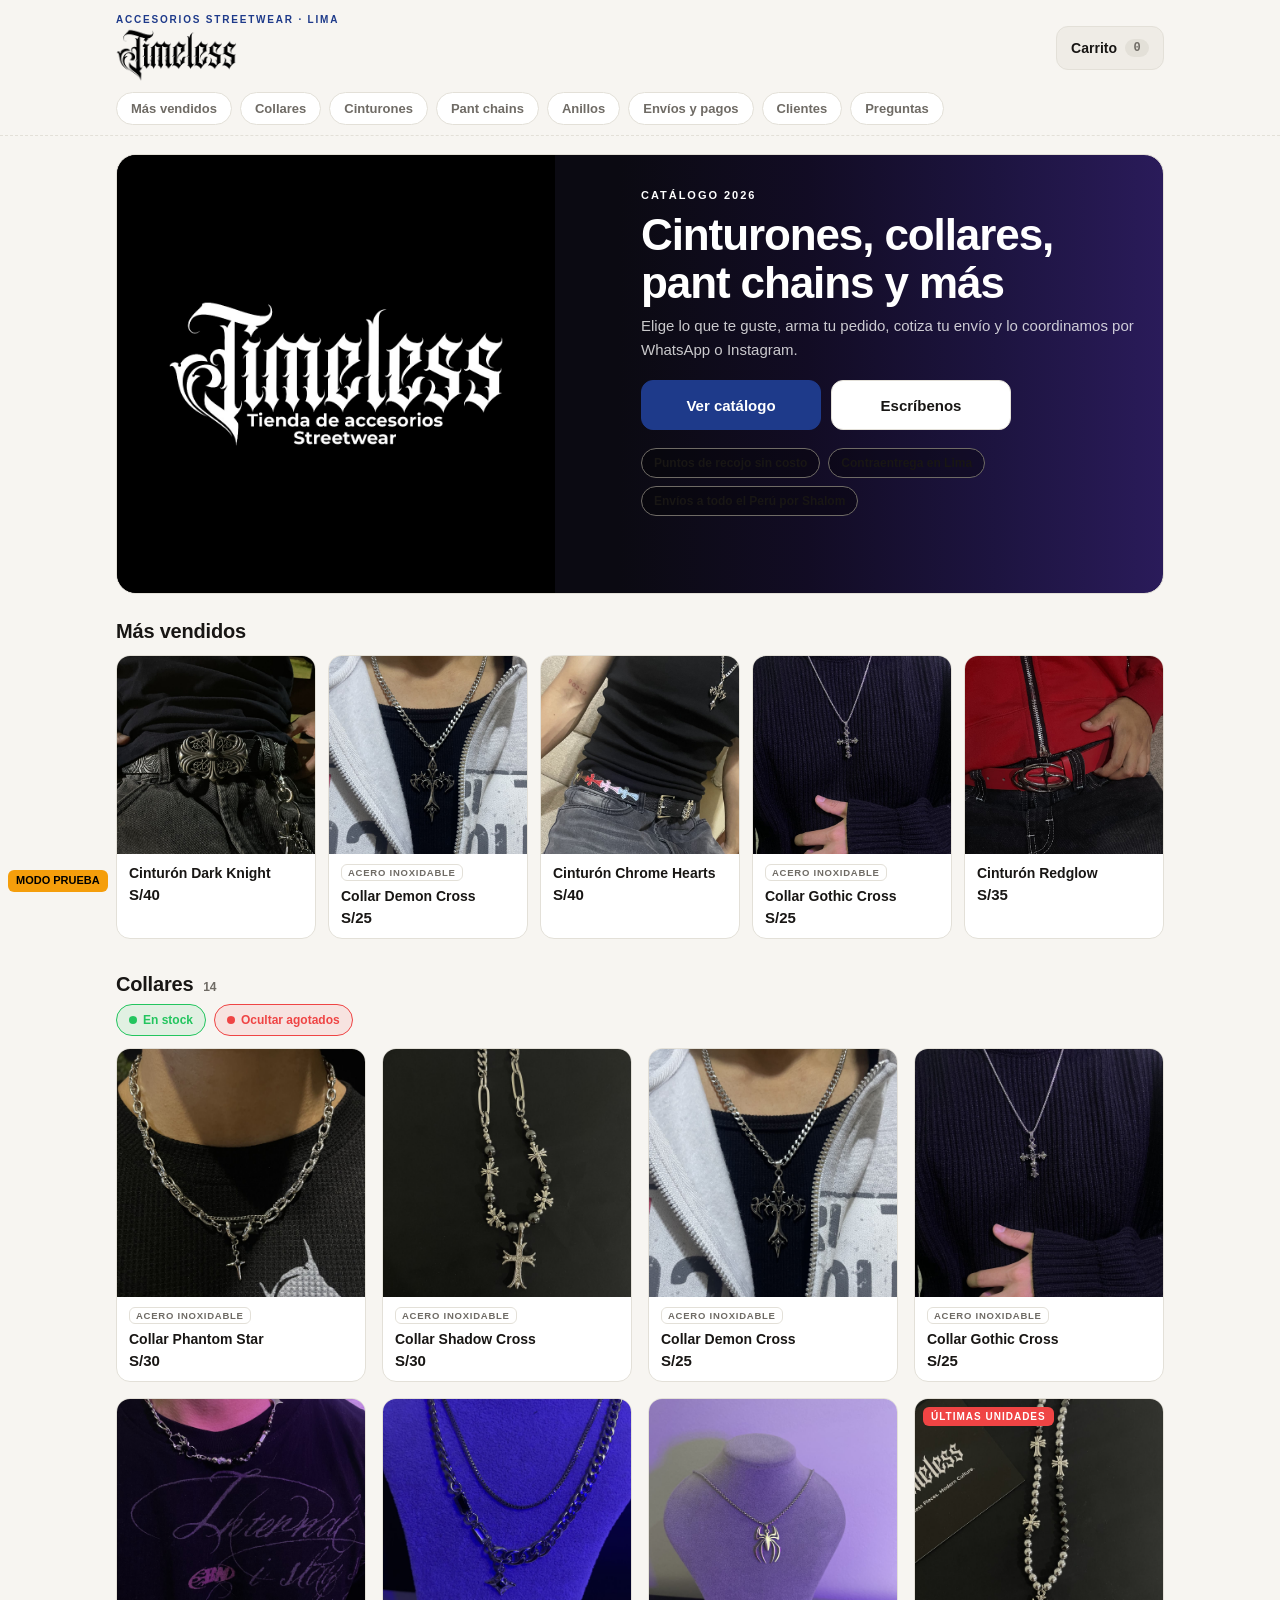
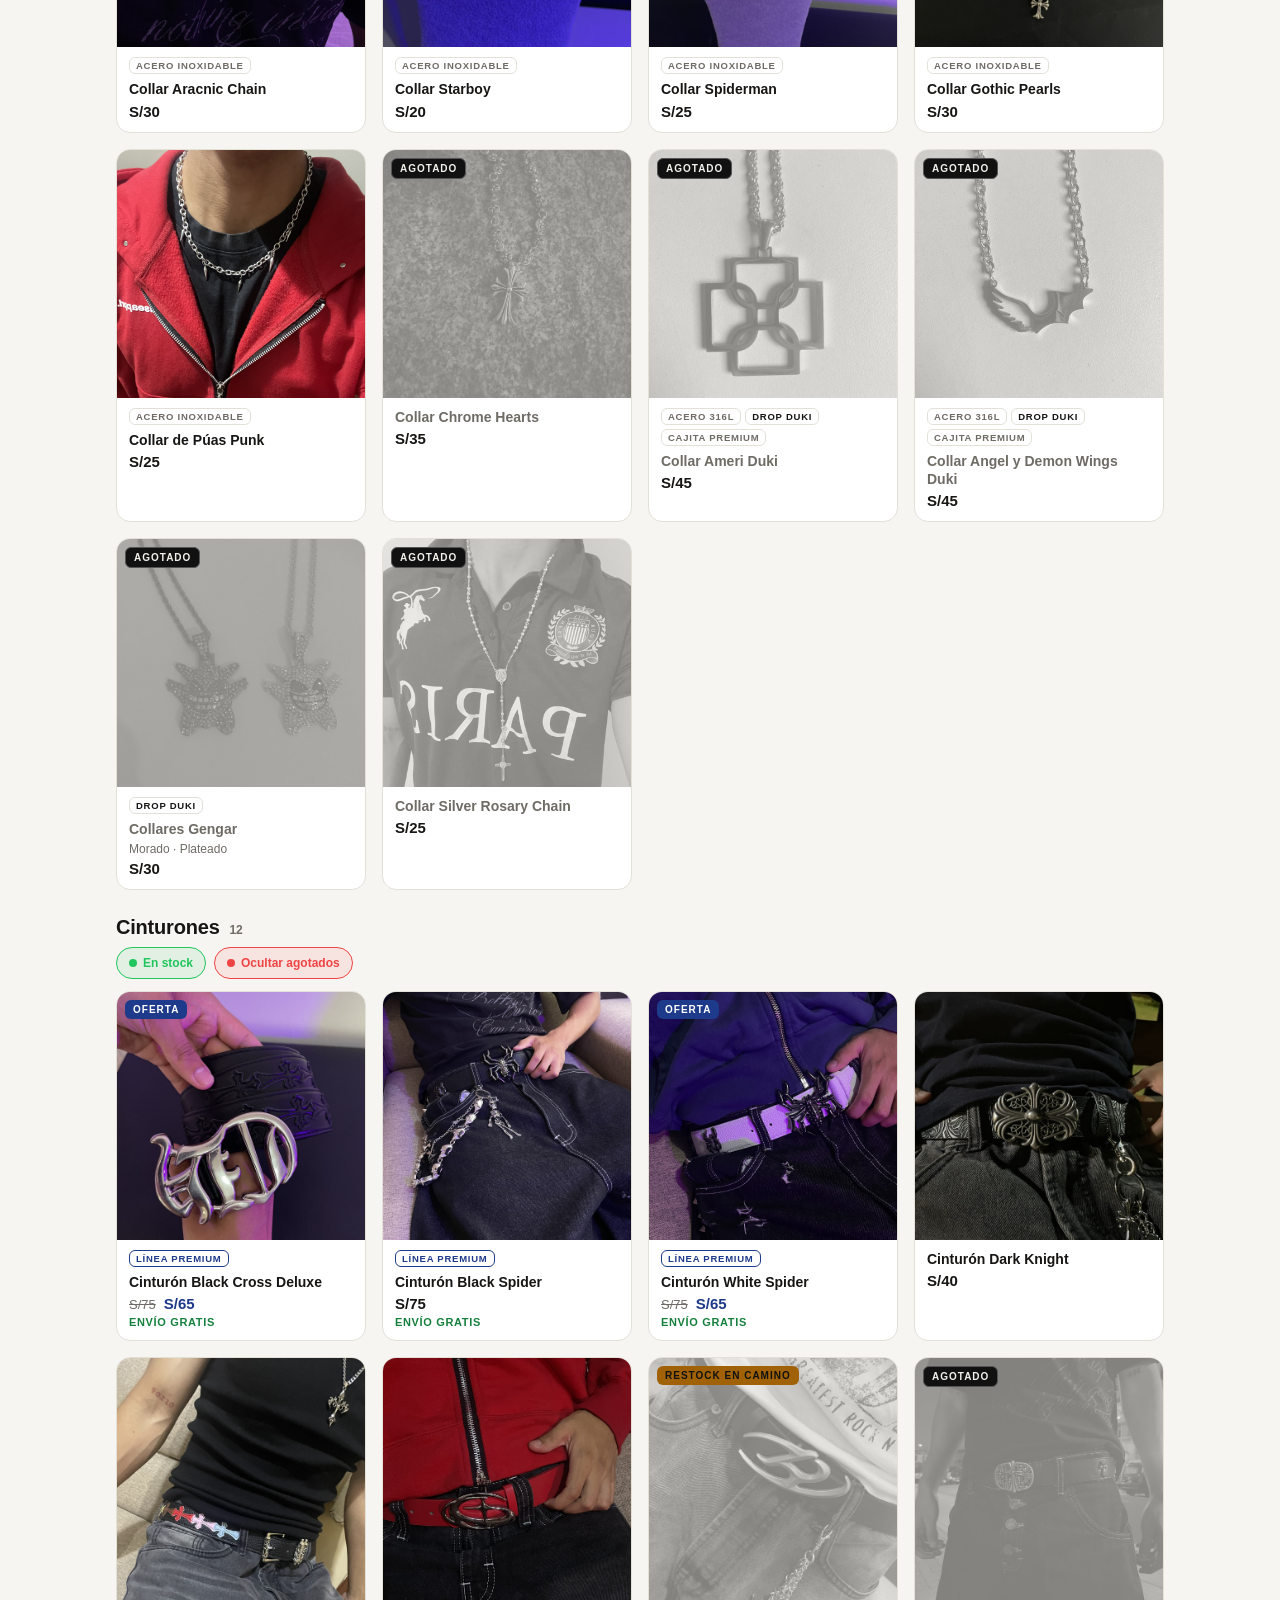
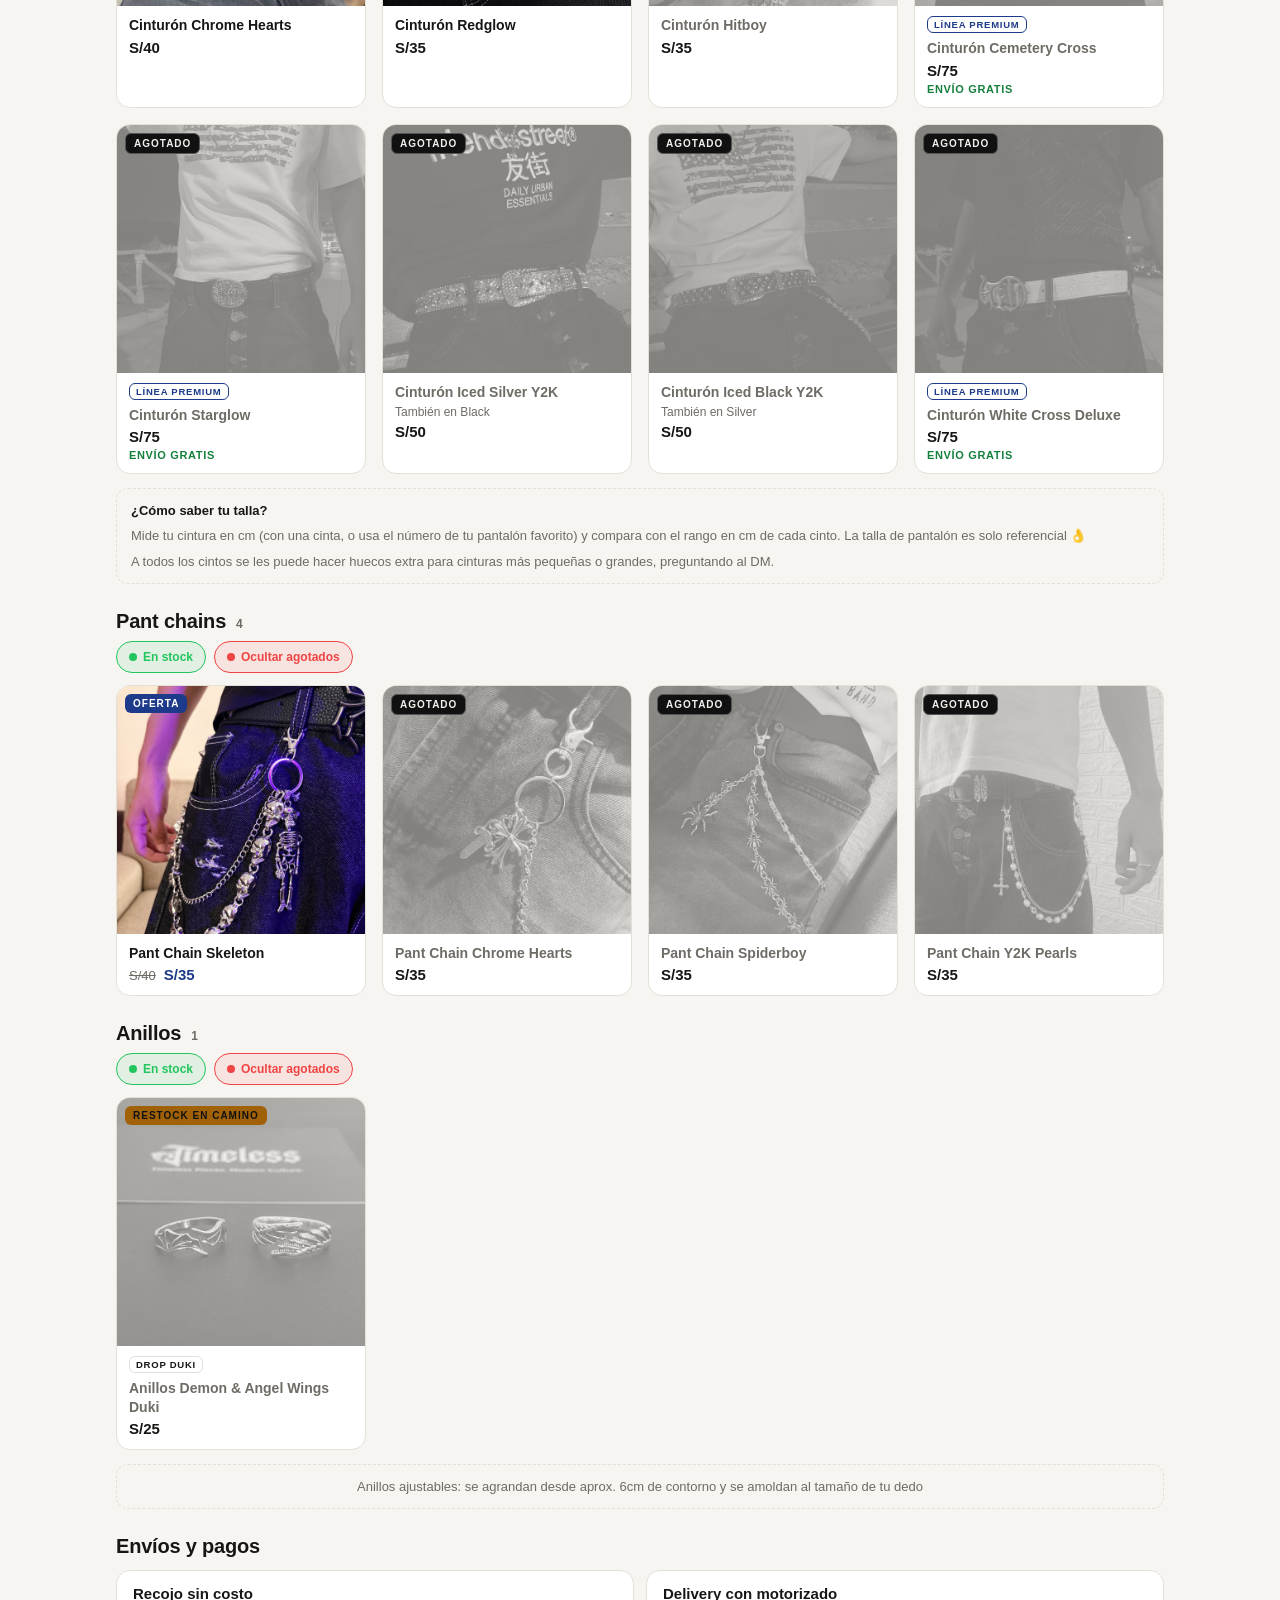
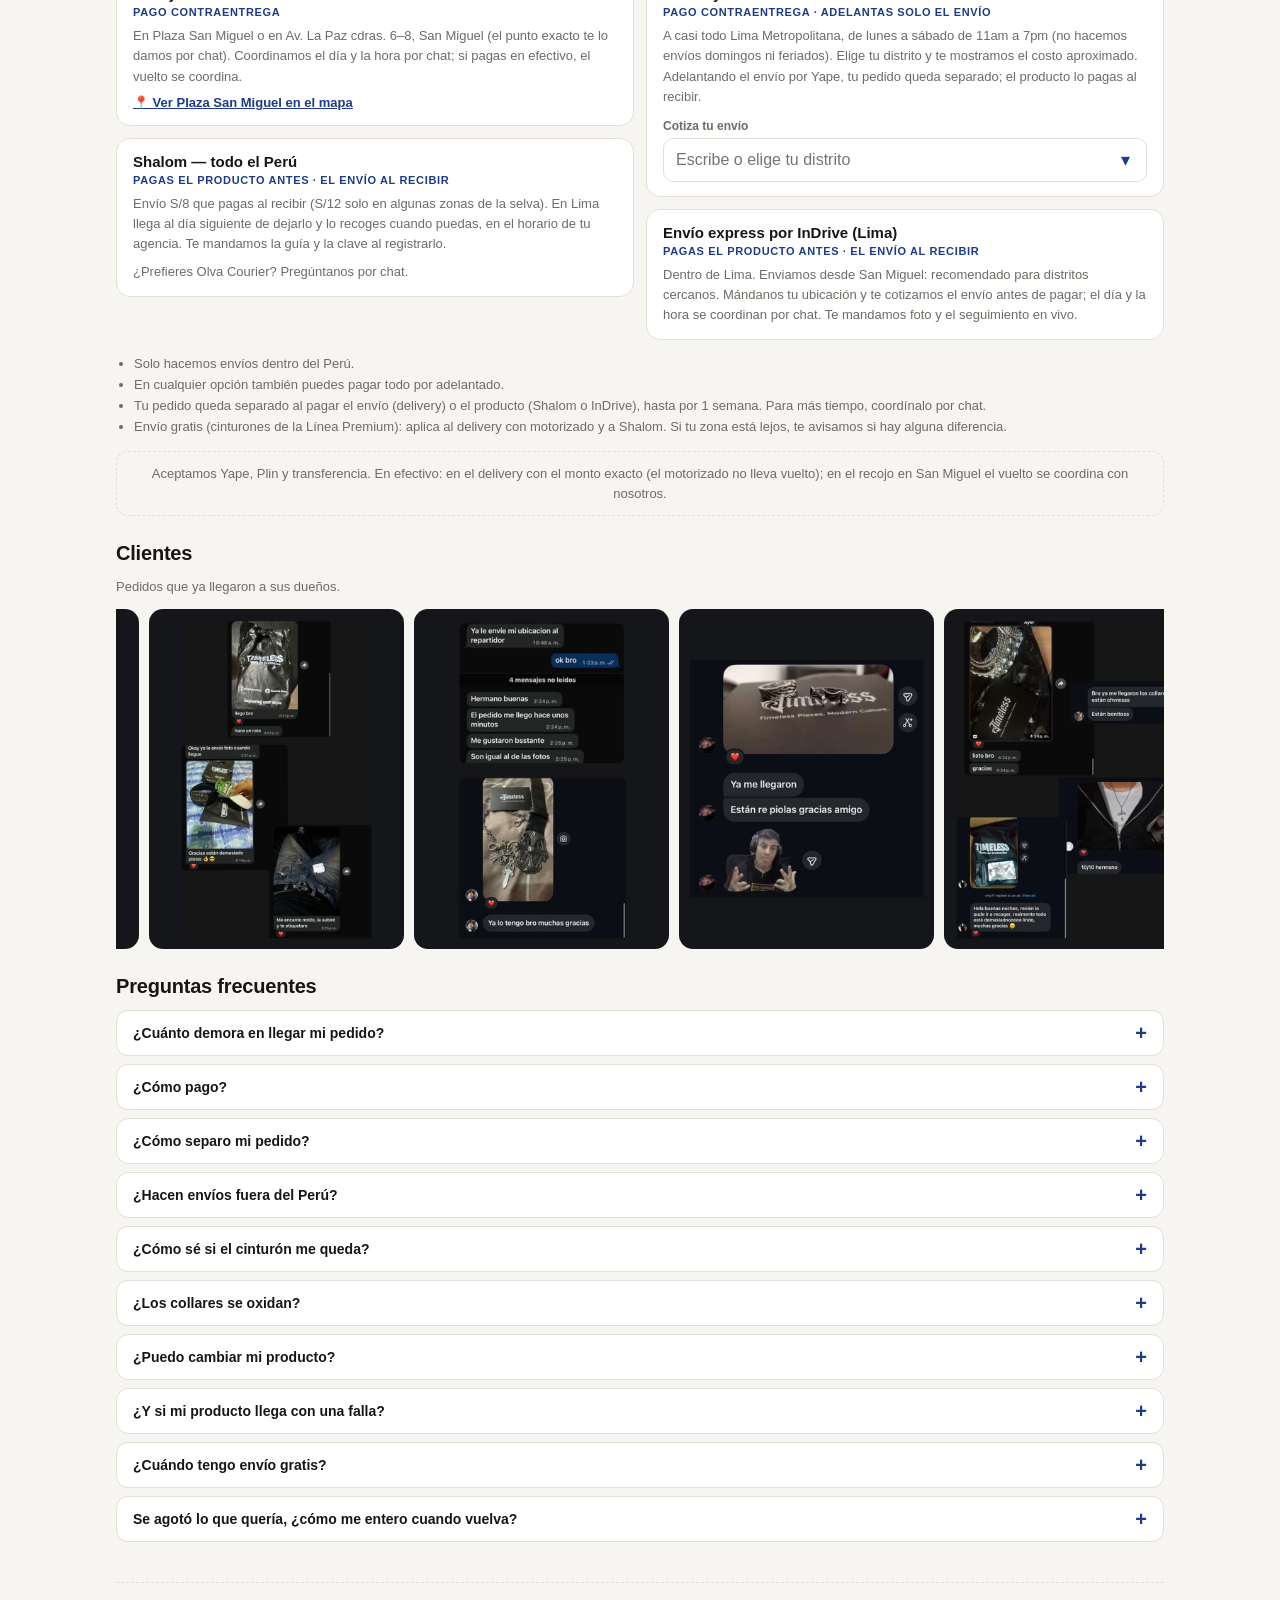
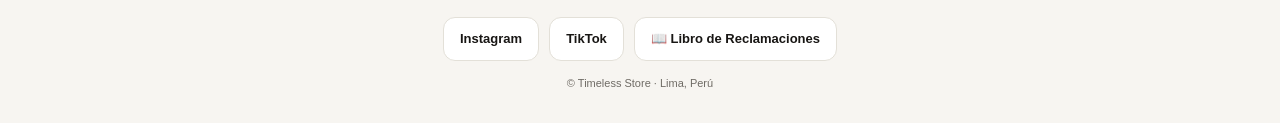
<file: index.html>
<!DOCTYPE html>
<html lang="es">
<head>
<meta charset="UTF-8">
<!-- Sin zoom de la página (ni doble toque ni pellizco): el zoom solo existe en las fotos de los productos (ver app.js). -->
<meta name="viewport" content="width=device-width, initial-scale=1.0, maximum-scale=1.0, user-scalable=no, viewport-fit=cover">
<title>[PRUEBA] Timeless Store — Catálogo</title>
<meta name="description" content="Accesorios de streetwear en Lima: cinturones, collares, pant chains y más. Arma tu pedido, cotiza tu envío y lo coordinamos por WhatsApp o Instagram.">
<link rel="canonical" href="https://timeless-store.github.io/timeless-catalogo/">
<meta name="robots" content="noindex, nofollow">
<script type="application/ld+json">
{"@context":"https://schema.org","@type":"Store","name":"Timeless Store","description":"Tienda de accesorios streetwear en Lima: cinturones, collares y pant chains.","url":"https://timeless-store.github.io/timeless-catalogo/","logo":"https://timeless-store.github.io/timeless-catalogo/icon-512.png","image":"https://timeless-store.github.io/timeless-catalogo/og-imagen.jpg","address":{"@type":"PostalAddress","addressLocality":"San Miguel","addressRegion":"Lima","addressCountry":"PE"},"areaServed":"PE","sameAs":["https://www.instagram.com/timeless.store._/","https://www.tiktok.com/@timeless.store._"]}
</script>

<!-- PWA -->
<link rel="manifest" href="manifest.json">
<meta name="theme-color" content="#141414" media="(prefers-color-scheme: dark)">
<meta name="theme-color" content="#f7f5f1" media="(prefers-color-scheme: light)">
<meta name="mobile-web-app-capable" content="yes">
<meta name="apple-mobile-web-app-capable" content="yes">
<meta name="apple-mobile-web-app-status-bar-style" content="black-translucent">
<meta name="apple-mobile-web-app-title" content="Timeless">
<link rel="apple-touch-icon" href="apple-touch-icon.png">
<link rel="icon" type="image/png" href="favicon.png">

<!-- Vista previa al compartir el link (WhatsApp, Instagram, Facebook). La imagen
     va con dirección completa porque esas apps no entienden direcciones cortas. -->
<meta property="og:type" content="website">
<meta property="og:site_name" content="Timeless Store">
<meta property="og:title" content="Timeless Store — Catálogo">
<meta property="og:description" content="Cinturones, collares, pant chains y más. Arma tu pedido, cotiza tu envío y lo coordinamos por WhatsApp o Instagram.">
<meta property="og:url" content="https://timeless-store.github.io/timeless-catalogo/">
<meta property="og:image" content="https://timeless-store.github.io/timeless-catalogo/og-imagen.jpg">
<meta property="og:image:width" content="1200">
<meta property="og:image:height" content="630">
<meta name="twitter:card" content="summary_large_image">

<link rel="stylesheet" href="style.css">
</head>
<body><div style="position:fixed;left:8px;bottom:8px;z-index:9999;padding:2px 8px;border-radius:6px;background:#f59e0b;color:#000;font:700 11px/1.6 sans-serif;pointer-events:none">MODO PRUEBA</div>

<!-- Pantalla de carga: negro puro con el logo hasta que el catálogo esté listo.
     Los estilos van aquí mismo para que se vea negra desde el primer instante. -->
<div class="carga" id="carga" style="position:fixed;inset:0;z-index:100;background:#000;display:flex;align-items:center;justify-content:center">
  <img src="img/logo-carga.png" alt="Timeless" style="width:min(62vw,340px);height:auto">
</div>

<header class="top">
  <!-- Franja de campañas (Cyber Wow, Black Friday…): se prende en config.js -->
  <div class="franja" id="franja" role="marquee" hidden></div>
  <div class="top-in">
    <a class="marca" href="#" id="marcaLink">
      <div class="eyebrow">Accesorios streetwear · Lima</div>
      <img class="marca-logo" src="img/logo-cabecera.png" alt="Timeless Store" width="268" height="120">
    </a>
    <a class="carrito-btn" href="#/carrito" aria-label="Ver carrito">
      Carrito <span class="carrito-num mono" id="carritoNum">0</span>
    </a>
  </div>
  <!-- Atajos a cada categoría (se llenan solos según lo que haya en la hoja) -->
  <nav class="cats" id="catsNav" aria-label="Categorías"></nav>
</header>

<div class="wrap">

  <!-- Aviso de modo prueba (solo aparece mientras falte configurar algo en config.js) -->
  <div class="setup-card" id="setupCard" hidden>
    <div class="setup-title">⚠️ Página en modo prueba</div>
    <div class="setup-body" id="setupBody"></div>
  </div>

  <!-- Inicio: lo primero que ve el cliente. -->
  <section class="hero">
    <!-- Foto del inicio (img/inicio.jpg, foto general de varios productos): a la izquierda en PC y arriba en celular, con degradado morado-negro -->
    <img class="hero-foto-fondo" src="img/inicio.jpg" alt="" aria-hidden="true">
    <img class="hero-foto" src="img/inicio.jpg" alt="" aria-hidden="true">
    <div class="hero-eyebrow">Catálogo 2026</div>
    <!-- Cuando haya anillos disponibles: "Cinturones, collares, pant chains, anillos y más" -->
    <h1>Cinturones, collares, pant chains y más</h1>
    <p>Elige lo que te guste, arma tu pedido, cotiza tu envío y lo coordinamos por WhatsApp o Instagram.</p>
    <!-- Aparece solo cuando hay promos activas (promos.csv) -->
    <div id="heroPromo"></div>
    <div id="heroDrop"></div>
    <!-- Botón "Ingresar código" (acceso anticipado al Black Friday): sale solo entre las fechas de ACCESO_ANTICIPADO en config.js. Va arriba de "Ver catálogo" y "Escríbenos". -->
    <div id="heroCodigo"></div>
    <div class="hero-cta">
      <a class="btn btn-primario" href="#catalogo" data-scroll="cat-mas-vendidos">Ver catálogo</a>
      <!-- Escríbenos: se elige WhatsApp o Instagram (Instagram abre directo el chat) -->
      <div class="escribenos">
        <button type="button" class="btn" id="escribenosBtn" aria-expanded="false" aria-controls="escribenosMenu">Escríbenos</button>
        <div class="escribenos-menu" id="escribenosMenu" hidden>
          <a class="btn btn-wa" id="heroWa" href="#" target="_blank" rel="noopener">WhatsApp</a>
          <a class="btn btn-ig" id="heroIg" href="#" target="_blank" rel="noopener">Instagram</a>
        </div>
      </div>
    </div>
    <!-- Los tres primeros bajan a "Envíos y pagos". -->
    <ul class="hero-chips">
      <li id="chipAviso" hidden></li>
      <li><a href="#envios" data-scroll="envios">Puntos de recojo sin costo</a></li>
      <li><a href="#envios" data-scroll="envios">Contraentrega en Lima</a></li>
      <li><a href="#envios" data-scroll="envios">Envíos a todo el Perú por Shalom</a></li>
    </ul>
  </section>

  <main id="catalogo">
    <div class="estado" id="estado">Cargando catálogo…</div>
  </main>

  <!-- Envíos y pagos: las tarjetas salen de ENVIOS en config.js (lo mismo que el carrito).
       El Yape se muestra recién en el carrito, al elegir cómo recibir el pedido. -->
  <section class="cat" id="envios">
    <h2 class="cat-titulo">Envíos y pagos</h2>
    <div class="envios" id="enviosCards"></div>
    <ul class="envios-notas">
      <li>Solo hacemos envíos dentro del Perú.</li>
      <li>En cualquier opción también puedes pagar todo por adelantado.</li>
      <li>Tu pedido queda separado al pagar el envío (delivery) o el producto (Shalom o InDrive), hasta por 1 semana. Para más tiempo, coordínalo por chat.</li>
      <li>Envío gratis (cinturones de la Línea Premium<span class="solo-promos"> y promos</span>): aplica al delivery con motorizado y a Shalom. Si tu zona está lejos, te avisamos si hay alguna diferencia.</li>
    </ul>
    <p class="frase-talla">Aceptamos Yape, Plin y transferencia. En efectivo: en el delivery con el monto exacto (el motorizado no lleva vuelto); en el recojo en San Miguel el vuelto se coordina con nosotros.</p>
  </section>

  <!-- Clientes: fotos de pedidos entregados (CLIENTES_FOTOS en config.js), en un carrusel que gira solo. -->
  <section class="cat" id="clientes">
    <h2 class="cat-titulo">Clientes</h2>
    <p class="sub-desc">Pedidos que ya llegaron a sus dueños.</p>
    <div class="clientes" id="clientesCarrusel"></div>
  </section>

  <!-- Preguntas frecuentes. Se abren tocando la pregunta. -->
  <section class="cat faq" id="faq">
    <h2 class="cat-titulo">Preguntas frecuentes</h2>
    <details>
      <summary>¿Cuánto demora en llegar mi pedido?</summary>
      <div class="faq-resp">
        <p><b>En Lima:</b> el recojo en San Miguel se coordina por chat, y a veces puede ser el mismo día. El envío express por InDrive llega el mismo día o en menos de 24 horas, según disponibilidad. El delivery con motorizado llega al día siguiente de dejarlo, de lunes a sábado de 11am a 7pm; a Ventanilla, Lurín, Lurigancho (Chosica), Ancón y Cieneguilla, en 48 horas.</p>
        <p><b>En provincias:</b> por Shalom, de 1 a 3 días según la ciudad, contados desde que dejamos tu pedido en la agencia (ese día lo coordinamos por chat). Te mandamos el código de seguimiento.</p>
      </div>
    </details>
    <details>
      <summary>¿Cómo pago?</summary>
      <div class="faq-resp">
        <p>Con Yape, Plin o transferencia. En efectivo: en el delivery con el monto exacto (el motorizado no lleva vuelto); en el recojo en San Miguel el vuelto se coordina con nosotros por chat.</p>
        <p>En el recojo y en el delivery de Lima pagas el producto al recibir. Por Shalom e InDrive pagas el producto antes de enviar. En cualquier opción también puedes pagar todo por adelantado.</p>
      </div>
    </details>
    <details>
      <summary>¿Cómo separo mi pedido?</summary>
      <div class="faq-resp">
        <p>En delivery, adelantando el envío. Por Shalom o InDrive, pagando el producto. Lo separamos hasta por 1 semana; si lo necesitas para más adelante, coordínalo por chat.</p>
      </div>
    </details>
    <details>
      <summary>¿Hacen envíos fuera del Perú?</summary>
      <div class="faq-resp"><p>Por ahora solo enviamos dentro del Perú.</p></div>
    </details>
    <details>
      <summary>¿Cómo sé si el cinturón me queda?</summary>
      <div class="faq-resp">
        <p>Mide tu cintura en cm (con una cinta, o usa el número de tu pantalón favorito) y compara con el rango en cm de cada cinto. La talla de pantalón es solo referencial.</p>
        <p>A los cintos se les pueden hacer huecos extra para cinturas más pequeñas o más grandes, pero depende de cada cinturón: algunos aceptan solo uno y otros varios. Escríbenos y te ayudamos.</p>
      </div>
    </details>
    <details>
      <summary>¿Los collares se oxidan?</summary>
      <div class="faq-resp">
        <p>Cada producto dice su material. Los de acero inoxidable no se oxidan: aguantan el agua y el uso diario. Los de aleación duran más si evitas mojarlos y el contacto con perfume o químicos, y los guardas secos.</p>
      </div>
    </details>
    <details>
      <summary>¿Puedo cambiar mi producto?</summary>
      <div class="faq-resp">
        <p>Sí, dentro de las 48 horas de recibido, sin uso y en su empaque. Los envíos del cambio los cubres tú, y si el nuevo producto cuesta más, pagas la diferencia.</p>
        <p><b>En Lima:</b> el motorizado te lleva el nuevo y recoge el anterior en la misma visita. <b>En provincias:</b> nos lo envías por Shalom u Olva, lo revisamos y te mandamos el nuevo. Todo se coordina por chat.</p>
      </div>
    </details>
    <details>
      <summary>¿Y si mi producto llega con una falla?</summary>
      <div class="faq-resp">
        <p>Escríbenos <b>dentro de las 48 horas de recibido</b>, con fotos o un video de la falla. Pasado ese plazo ya no podemos atenderlo como falla. Lo revisamos y te damos una solución según el caso: cambio, otro producto o la devolución de tu dinero.</p>
        <p>Revisamos cada caso: si el daño es por mal uso, golpes, caídas o roturas, no aplica cambio ni devolución. Tampoco hacemos devoluciones por cambio de opinión.</p>
      </div>
    </details>
    <details>
      <summary>¿Cuándo tengo envío gratis?</summary>
      <div class="faq-resp">
        <p>Solo si en el producto o en tu carrito dice <b>"Envío gratis"</b>.<span class="solo-promos"> Si una promo trae envío gratis, aplica solo a ese combo, no a sus productos por separado.</span></p>
        <p>Aplica al delivery con motorizado y a Shalom. Si tu zona está lejos, te avisamos si hay alguna diferencia. Por InDrive también puede salir con envío gratis, pero se cotiza por chat, porque el costo varía según tu ubicación.</p>
      </div>
    </details>
    <details>
      <summary>Se agotó lo que quería, ¿cómo me entero cuando vuelva?</summary>
      <div class="faq-resp">
        <p>Entra al producto y toca "Avísame por WhatsApp" o "Avísame por Instagram". Te escribimos apenas llegue.</p>
        <p>No todos los productos vuelven al mismo tiempo: algunos tardan más que otros. Si quieres saber el tiempo estimado, pregúntanos por chat.</p>
      </div>
    </details>
  </section>

  <footer class="pie">
    <div class="pie-links">
      <a id="pieInstagram" href="#" target="_blank" rel="noopener">Instagram</a>
      <a id="pieTikTok" href="#" target="_blank" rel="noopener" hidden>TikTok</a>
      <!-- Ley 32495: el Libro de Reclamaciones tiene que estar a menos de 2 clics del inicio. Aquí está a 1. -->
      <a class="libro-link" href="reclamaciones.html">📖 Libro de Reclamaciones</a>
    </div>
    <div class="pie-copy">© Timeless Store · Lima, Perú</div>
    <!-- Aparece solo cuando el píxel de Meta está activo (META_PIXEL_ID en config.js) -->
    <p class="pie-copy" id="pixelAviso" hidden>Usamos el píxel de Meta para medir nuestros anuncios (usa cookies). Tu pedido y tus datos de envío no se comparten con Meta.</p>
  </footer>

</div>

<!-- Ficha de producto -->
<div class="overlay" id="fichaOverlay" hidden>
  <div class="sheet" role="dialog" aria-modal="true" aria-label="Ficha de producto">
    <button type="button" class="sheet-close" data-cerrar aria-label="Cerrar">✕</button>
    <div id="fichaBody"></div>
  </div>
</div>

<!-- Arma tu combo (promociones) -->
<div class="overlay" id="comboOverlay" hidden>
  <div class="sheet" role="dialog" aria-modal="true" aria-label="Arma tu combo">
    <button type="button" class="sheet-close" data-cerrar aria-label="Cerrar">✕</button>
    <div id="comboBody"></div>
  </div>
</div>

<!-- Ingresar código de acceso anticipado -->
<div class="overlay" id="codigoOverlay" hidden>
  <div class="sheet sheet-codigo" role="dialog" aria-modal="true" aria-label="Acceso anticipado">
    <button type="button" class="sheet-close" data-cerrar aria-label="Cerrar">✕</button>
    <div id="codigoBody"></div>
  </div>
</div>

<!-- Carrito y cierre del pedido -->
<div class="overlay" id="carritoOverlay" hidden>
  <div class="sheet" role="dialog" aria-modal="true" aria-label="Tu pedido">
    <button type="button" class="sheet-close" data-cerrar aria-label="Cerrar">✕</button>
    <div id="carritoBody"></div>
  </div>
</div>

<a class="barra-carrito" id="barraCarrito" href="#/carrito" aria-label="Ver carrito"><span class="barra-izq">🛒 <span id="barraTxt">Ver carrito</span></span><span class="barra-der"><b id="barraTotal" class="mono"></b> ›</span></a>
<div class="toast" id="toast" role="status" aria-live="polite"></div>

<!-- Estadísticas sin cookies (GoatCounter): https://timeless.goatcounter.com -->

<script src="config.js"></script>
<script src="app.js"></script>
<script>
  // El service worker solo existe en http/https (abriendo el archivo con doble clic no hay).
  if ('serviceWorker' in navigator && location.protocol.indexOf('http') === 0) {
    var swRefreshing = false;
    var hadController = !!navigator.serviceWorker.controller;
    navigator.serviceWorker.addEventListener('controllerchange', function () {
      if (swRefreshing || !hadController) return;
      swRefreshing = true;
      window.location.reload();
    });
    window.addEventListener('load', function () {
      navigator.serviceWorker.register('service-worker.js').then(function (reg) {
        reg.update();
        reg.addEventListener('updatefound', function () {
          var nw = reg.installing;
          if (!nw) return;
          nw.addEventListener('statechange', function () {
            if (nw.state === 'installed' && navigator.serviceWorker.controller) {
              nw.postMessage && nw.postMessage('skipWaiting');
            }
          });
        });
      }).catch(function (err) {
        console.log('SW no registrado:', err);
      });
    });
  }
</script>
</body>
</html>
</file>
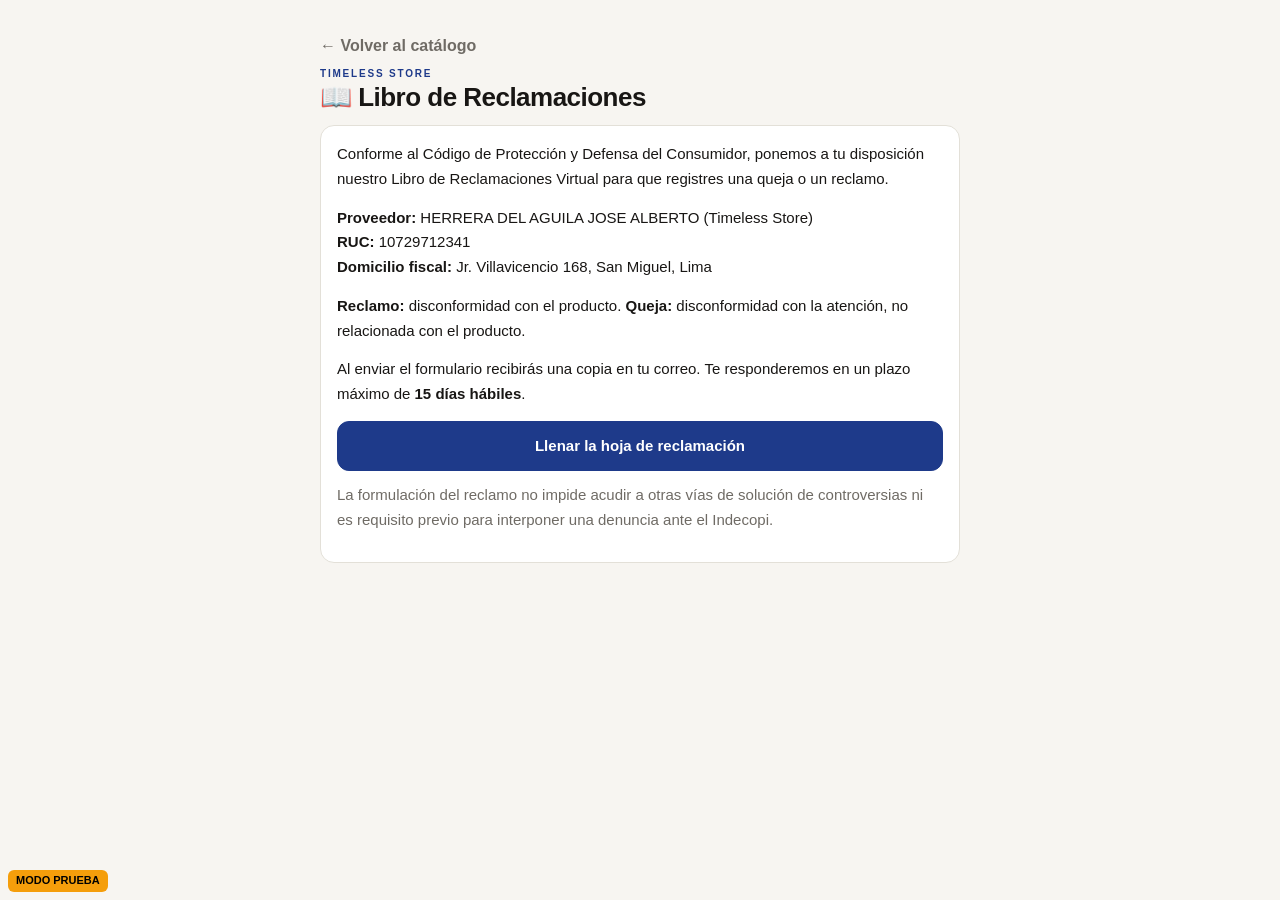
<file: reclamaciones.html>
<!DOCTYPE html>
<html lang="es">
<head>
<meta name="robots" content="noindex, nofollow">
<meta charset="UTF-8">
<meta name="viewport" content="width=device-width, initial-scale=1.0, maximum-scale=1.0, user-scalable=no, viewport-fit=cover">
<title>[PRUEBA] Libro de Reclamaciones — Timeless Store</title>
<meta name="theme-color" content="#141414" media="(prefers-color-scheme: dark)">
<meta name="theme-color" content="#f7f5f1" media="(prefers-color-scheme: light)">
<link rel="apple-touch-icon" href="apple-touch-icon.png">
<link rel="icon" type="image/png" href="favicon.png">
<link rel="stylesheet" href="style.css">
</head>
<body><div style="position:fixed;left:8px;bottom:8px;z-index:9999;padding:2px 8px;border-radius:6px;background:#f59e0b;color:#000;font:700 11px/1.6 sans-serif;pointer-events:none">MODO PRUEBA</div>

<div class="wrap">
  <div class="pagina">
    <a class="volver" href="./">← Volver al catálogo</a>
    <div class="eyebrow">Timeless Store</div>
    <h1>📖 Libro de Reclamaciones</h1>

    <!-- El formulario es un Google Forms de Alberto (aparte de todo lo del dashboard).
         Su link va en config.js -> LIBRO_RECLAMACIONES_FORM. Mientras esté vacío,
         se muestra el aviso de "falta el formulario". -->
    <div class="setup-card" id="avisoForm" style="margin:0 0 16px">
      <div class="setup-title">⚠️ Falta el formulario</div>
      <div class="setup-body">
        Mientras terminamos de habilitar el formulario, escríbenos por Instagram
        (<a id="igLink" href="#" target="_blank" rel="noopener">@<span id="igUser"></span></a>)
        y atenderemos tu caso.
      </div>
    </div>

    <div class="card">
      <p>Conforme al Código de Protección y Defensa del Consumidor, ponemos a tu disposición
      nuestro Libro de Reclamaciones Virtual para que registres una queja o un reclamo.</p>
      <p><b>Proveedor:</b> HERRERA DEL AGUILA JOSE ALBERTO (Timeless Store)<br>
      <b>RUC:</b> 10729712341<br>
      <b>Domicilio fiscal:</b> Jr. Villavicencio 168, San Miguel, Lima</p>
      <p><b>Reclamo:</b> disconformidad con el producto. <b>Queja:</b> disconformidad con la atención, no relacionada con el producto.</p>
      <p>Al enviar el formulario recibirás una copia en tu correo. Te responderemos en un plazo máximo de <b>15 días hábiles</b>.</p>
      <a class="btn btn-primario" id="formLink" href="#" target="_blank" rel="noopener" hidden>Llenar la hoja de reclamación</a>
      <p class="nota-chica" style="margin-top:12px">La formulación del reclamo no impide acudir a otras vías de solución de controversias ni es requisito previo para interponer una denuncia ante el Indecopi.</p>
    </div>
  </div>
</div>

<script src="config.js"></script>
<script>
  // Instagram y el link del formulario salen de config.js.
  (function () {
    var c = (typeof CATALOGO_CONFIG !== 'undefined') ? CATALOGO_CONFIG : {};
    var u = c.INSTAGRAM_USUARIO || '';
    document.getElementById('igUser').textContent = u;
    document.getElementById('igLink').href = 'https://www.instagram.com/' + encodeURIComponent(u) + '/';
    if (c.LIBRO_RECLAMACIONES_FORM) {
      var a = document.getElementById('formLink');
      a.href = c.LIBRO_RECLAMACIONES_FORM;
      a.hidden = false;
      document.getElementById('avisoForm').hidden = true;
    }
  })();
</script>
</body>
</html>
</file>
<file: style.css>
/* Paleta: negro de la marca con acento azul marino (pedido de Alberto, 18-oct-2026); --accent es para fondos y bordes, --accent-txt para letras (más claro en tema oscuro, para que se lea). */
:root{
  --bg:#141414;
  --card:#1c1c1c;
  --line:#2c2c2c;
  --bone:#f2f0ea;
  --muted:#8a8680;
  --accent:#1f3f99;
  --accent-txt:#8fa9ff;
  --accent-dim:#0c1838;
  --chip:#111111;
  --ok:#4ade80;
  --bad:#fb7185;
  --warn:#facc15;
  --sombra:rgba(0,0,0,.6);
  color-scheme:dark;
}
/* Tema claro: el "Blanco" del dashboard. Aquí no hay selector de color porque
   la página es para clientes: sigue lo que tenga puesto su celular. */
@media (prefers-color-scheme: light){
  :root{
    --bg:#f7f5f1;
    --card:#ffffff;
    --line:#e3e0d8;
    --bone:#181614;
    --muted:#6f6b65;
    --accent:#1e3a8a;
    --accent-txt:#1e3a8a;
    --accent-dim:#dbe3f7;
    --chip:#efece6;
    --ok:#15803d;
    --bad:#be123c;
    --warn:#a16207;
    --sombra:rgba(0,0,0,.35);
    color-scheme:light;
  }
}
*{box-sizing:border-box;}
/* "hidden" siempre oculta, aunque la clase diga otra cosa (ej. un .btn). */
[hidden]{display:none !important;}
html{
  /* Evita que Safari/iOS agrande el texto por su cuenta. */
  -webkit-text-size-adjust:100%;
  text-size-adjust:100%;
  scroll-behavior:smooth;
}
body{
  margin:0;
  background:var(--bg);
  color:var(--bone);
  font-family:-apple-system,BlinkMacSystemFont,"Segoe UI",Roboto,sans-serif;
  min-height:100vh;
}
/* Con una ficha o el carrito abiertos, el fondo no debe moverse al deslizar. */
body.sin-scroll{overflow:hidden;position:fixed;left:0;right:0;width:100%;}
a{color:inherit;}
button{font-family:inherit;}
.mono{font-family:"SFMono-Regular",Consolas,"Liberation Mono",Menlo,monospace;}
.wrap{
  max-width:1080px;
  margin:0 auto;
  padding:0 16px calc(env(safe-area-inset-bottom, 0px) + 30px);
}

/* ---------- Cabecera fija: marca, carrito y atajos de categoría ---------- */
.top{
  position:sticky;
  top:0;
  z-index:20;
  background:var(--bg);
  border-bottom:1px dashed var(--line);
  padding-top:env(safe-area-inset-top, 0px);
}
.top-in{
  max-width:1080px;
  margin:0 auto;
  padding:14px 16px 10px;
  display:flex;
  justify-content:space-between;
  align-items:center;
  gap:12px;
}
.marca{text-decoration:none;min-width:0;}
.eyebrow{
  font-size:10px;
  letter-spacing:.18em;
  text-transform:uppercase;
  color:var(--accent-txt);
  font-weight:700;
  margin-bottom:3px;
}
.marca-nombre{
  font-size:22px;
  font-weight:800;
  letter-spacing:-0.02em;
}
.carrito-btn{
  flex-shrink:0;
  display:flex;
  align-items:center;
  gap:8px;
  /* 44px: tamaño mínimo cómodo para tocar con el dedo. */
  min-height:44px;
  padding:0 14px;
  background:var(--chip);
  border:1px solid var(--line);
  border-radius:12px;
  font-size:14px;
  font-weight:700;
  text-decoration:none;
}
.carrito-num{
  min-width:24px;
  padding:2px 6px;
  border-radius:999px;
  background:var(--line);
  color:var(--muted);
  font-size:12px;
  text-align:center;
}
.carrito-num.con{background:var(--accent);color:#fff;}
.cats{
  max-width:1080px;
  margin:0 auto;
  padding:0 16px 10px;
  display:flex;
  gap:8px;
  overflow-x:auto;
  scrollbar-width:none;
}
.cats::-webkit-scrollbar{display:none;}
.cats:empty{display:none;}
.cats a{
  flex-shrink:0;
  padding:8px 14px;
  border:1px solid var(--line);
  border-radius:999px;
  background:var(--card);
  font-size:13px;
  font-weight:600;
  text-decoration:none;
  color:var(--muted);
}
.cats a:hover,.cats a:active{color:var(--bone);border-color:var(--muted);}

/* ---------- Aviso de modo prueba ---------- */
.setup-card{
  margin-top:16px;
  background:var(--card);
  border:1px dashed var(--accent);
  border-radius:14px;
  padding:14px 16px;
}
.setup-title{font-weight:800;margin-bottom:6px;}
.setup-body{font-size:13px;color:var(--muted);line-height:1.6;}
.setup-body ul{margin:0;padding-left:18px;}

.estado{
  padding:60px 0;
  text-align:center;
  color:var(--muted);
  font-size:14px;
  line-height:1.6;
}

/* ---------- Grilla por categoría ---------- */
.cat{
  padding-top:26px;
  /* Para que al saltar a una categoría el título no quede tapado por la cabecera fija. */
  scroll-margin-top:118px;
}
.cat-titulo{
  display:flex;
  align-items:baseline;
  gap:10px;
  margin:0 0 12px;
  font-size:20px;
  font-weight:800;
  letter-spacing:-0.01em;
}
.cat-cuenta{font-size:12px;color:var(--muted);font-weight:600;}
.grilla{
  display:grid;
  /* Celular primero: 2 columnas. Se abre a 3 y 4 en pantallas más anchas. */
  grid-template-columns:repeat(2, minmax(0, 1fr));
  gap:12px;
}
@media (min-width:640px){ .grilla{grid-template-columns:repeat(3, minmax(0, 1fr));gap:16px;} }
@media (min-width:920px){ .grilla{grid-template-columns:repeat(4, minmax(0, 1fr));} }

.prod{
  display:flex;
  flex-direction:column;
  background:var(--card);
  border:1px solid var(--line);
  border-radius:14px;
  overflow:hidden;
  text-decoration:none;
}
.prod:hover{border-color:var(--muted);}
.prod:focus-visible,.cats a:focus-visible,.carrito-btn:focus-visible,.btn:focus-visible,.sheet-close:focus-visible{
  outline:2px solid var(--accent);
  outline-offset:2px;
}
.prod-foto{
  position:relative;
  aspect-ratio:1/1;
  overflow:hidden;
  flex-shrink:0;
  background:var(--chip);
}
.prod-foto img{
  width:100%;
  height:100%;
  object-fit:cover;
  display:block;
  position:absolute;
  inset:0;
}
.prod.agotado .prod-foto img{opacity:.45;filter:grayscale(1);}
.tags{
  position:absolute;
  top:8px;
  left:8px;
  right:8px;
  display:flex;
  flex-wrap:wrap;
  gap:4px;
}
.tag-nuevo{background:var(--bone);color:var(--bg);}
.envio-gratis{
  font-size:11px;
  font-weight:800;
  letter-spacing:.06em;
  text-transform:uppercase;
  color:var(--ok);
}
.envio-gratis-caja{
  margin-top:8px;
  padding:10px 12px;
  border:1px solid var(--ok);
  border-radius:10px;
  font-size:12px;
}
.tag{
  padding:4px 8px;
  border-radius:6px;
  font-size:10px;
  font-weight:800;
  letter-spacing:.1em;
  text-transform:uppercase;
}
.tag-oferta{background:var(--accent);color:#fff;}
.tag-agotado{background:#111;color:#f2f0ea;border:1px solid #555;}
.tag-restock{background:var(--warn);color:#111;}
.tag-pocos{background:#111;color:var(--warn);border:1px solid var(--warn);}
.pocos{margin-top:6px;font-size:12px;font-weight:800;letter-spacing:.06em;text-transform:uppercase;color:var(--warn);}
.prod-info{padding:10px 12px 12px;display:flex;flex-direction:column;gap:4px;flex:1;}
.prod-nombre{font-size:14px;font-weight:700;line-height:1.3;}
.prod.agotado .prod-nombre{color:var(--muted);}
.precios{display:flex;align-items:baseline;gap:8px;flex-wrap:wrap;}
.precio{font-size:15px;font-weight:800;}
.precio-antes{font-size:13px;color:var(--muted);text-decoration:line-through;}
.precio-oferta{font-size:15px;font-weight:800;color:var(--accent-txt);}
.cuenta{font-size:11px;color:var(--muted);}
.cuenta b{color:var(--bone);font-weight:700;}
.agotado-txt{font-size:12px;color:var(--muted);font-weight:700;text-transform:uppercase;letter-spacing:.08em;}

.frase-talla{
  margin:14px 0 0;
  padding:12px 14px;
  border:1px dashed var(--line);
  border-radius:12px;
  font-size:13px;
  color:var(--muted);
  line-height:1.5;
  text-align:center;
}

/* ---------- Inicio (hero) ---------- */
.hero{
  margin-top:18px;
  padding:26px 20px 22px;
  border:1px solid var(--line);
  border-radius:20px;
  /* Un resplandor del color de acento sobre el fondo, sin imágenes pesadas. */
  background:
    radial-gradient(120% 140% at 0% 0%, var(--accent-dim) 0%, transparent 55%),
    var(--card);
}
.hero-eyebrow{
  font-size:11px;
  letter-spacing:.18em;
  text-transform:uppercase;
  color:var(--accent-txt);
  font-weight:800;
}
.hero h1{
  margin:10px 0 8px;
  font-size:clamp(28px, 7vw, 44px);
  line-height:1.08;
  font-weight:800;
  letter-spacing:-0.025em;
  max-width:16em;
}
.hero p{margin:0;font-size:15px;line-height:1.6;color:var(--muted);max-width:34em;}
.hero-cta{display:flex;flex-wrap:wrap;gap:10px;margin-top:18px;}
.hero-cta .btn{width:auto;flex:1 1 150px;margin-top:0;}
@media (min-width:640px){ .hero-cta .btn{flex:0 0 auto;min-width:180px;} }
.hero-chips{
  list-style:none;
  margin:18px 0 0;
  padding:0;
  display:flex;
  flex-wrap:wrap;
  gap:8px;
}
.hero-chips li{
  padding:7px 12px;
  border:1px solid var(--line);
  border-radius:999px;
  background:var(--bg);
  font-size:12px;
  font-weight:600;
  color:var(--muted);
}

/* ---------- Más vendidos, líneas y variantes ---------- */
.fila{
  display:flex;
  gap:12px;
  overflow-x:auto;
  scroll-snap-type:x proximity;
  padding-bottom:8px;
  scrollbar-width:thin;
}
.fila .prod{flex:0 0 160px;scroll-snap-align:start;}
@media (min-width:640px){ .fila .prod{flex-basis:200px;} }
.sub-titulo{
  margin:20px 0 4px;
  font-size:12px;
  letter-spacing:.14em;
  text-transform:uppercase;
  color:var(--accent-txt);
  font-weight:800;
}
.sub-desc{margin:0 0 12px;font-size:13px;line-height:1.5;color:var(--muted);}
.variantes-txt{font-size:12px;color:var(--muted);}
.variantes{margin-top:12px;}
.variantes-titulo{
  font-size:10px;
  text-transform:uppercase;
  letter-spacing:.12em;
  color:var(--muted);
  font-weight:700;
  margin-bottom:8px;
}
.chips{display:flex;flex-wrap:wrap;gap:8px;}
.chip{
  min-height:44px;
  padding:0 16px;
  border-radius:999px;
  border:1px solid var(--line);
  background:var(--card);
  color:var(--bone);
  font-size:14px;
  font-weight:700;
  cursor:pointer;
}
.chip.activo{border-color:var(--accent);box-shadow:0 0 0 1px var(--accent);}
.chip.agotado{color:var(--muted);}
.chip:focus-visible,.opcion:focus-within{outline:2px solid var(--accent);outline-offset:2px;}
.promo-caja{
  margin-top:12px;
  padding:10px 12px;
  border:1px dashed var(--accent);
  border-radius:10px;
  font-size:13px;
  line-height:1.6;
}
.galeria-pista video{
  flex:0 0 100%;
  width:100%;
  aspect-ratio:1/1;
  object-fit:contain;
  background:#000;
  scroll-snap-align:center;
  display:block;
}

/* ---------- Carrito: promos y envío ---------- */
.fila-total{display:flex;justify-content:space-between;padding-top:8px;font-size:14px;}
.promo-linea{
  display:flex;
  justify-content:space-between;
  gap:12px;
  padding-top:6px;
  font-size:13px;
  font-weight:700;
  color:var(--ok);
}
.envio-bloque{margin-top:18px;}
.opcion{
  display:flex;
  gap:12px;
  align-items:flex-start;
  margin-top:8px;
  padding:12px;
  border:1px solid var(--line);
  border-radius:12px;
  background:var(--card);
  cursor:pointer;
}
.opcion.sel{border-color:var(--accent);}
.opcion input{margin:3px 0 0;accent-color:var(--accent);width:18px;height:18px;flex-shrink:0;}
.opcion-cuerpo{display:flex;flex-direction:column;gap:4px;flex:1;min-width:0;}
.opcion-fila{display:flex;justify-content:space-between;gap:12px;}
.opcion-nombre{font-size:14px;font-weight:700;}
.opcion-precio{font-size:13px;font-weight:800;text-align:right;max-width:55%;}
.opcion-nota{font-size:12px;line-height:1.5;color:var(--muted);}
.resumen-total{margin-top:6px;border-top:1px dashed var(--line);}

/* ---------- Envíos y pagos ---------- */
.envios{display:grid;grid-template-columns:1fr;gap:12px;align-items:start;}
.envios-col{display:flex;flex-direction:column;gap:12px;}
@media (min-width:760px){ .envios{grid-template-columns:repeat(2, minmax(0, 1fr));} }
.envio-card{
  background:var(--card);
  border:1px solid var(--line);
  border-radius:14px;
  padding:14px 16px;
}
.envio-titulo{font-size:15px;font-weight:800;}
.envio-pago{
  margin-top:4px;
  font-size:11px;
  font-weight:800;
  letter-spacing:.06em;
  text-transform:uppercase;
  color:var(--accent-txt);
}
.envio-card p{margin:8px 0 0;font-size:13px;line-height:1.55;color:var(--muted);}
.aviso-titulo{margin:16px 0 -4px;font-size:14px;font-weight:700;text-align:center;}
.envio-card .campo{margin-top:12px;}
.envios-notas{margin:14px 0 0;padding-left:18px;font-size:13px;line-height:1.6;color:var(--muted);}
.hero-chips a{color:inherit;text-decoration:none;}
.hero-chips li:has(a){border-color:var(--muted);color:var(--bone);}
.hero-chips li:has(a):hover{border-color:var(--accent);}

/* ---------- Etiquetas: Línea Premium, acero, colección ---------- */
.etqs{position:relative;display:flex;flex-wrap:wrap;gap:4px;margin-bottom:2px;}
.sheet .etqs{margin:-4px 0 10px;}
.etq{
  font-size:9.5px;
  font-weight:800;
  letter-spacing:.08em;
  text-transform:uppercase;
  color:var(--muted);
  border:1px solid var(--line);
  border-radius:6px;
  padding:2px 6px;
}
.etq-linea{color:var(--accent-txt);border-color:var(--accent);}
.etq-col{color:var(--bone);}
/* La descripción de la línea aparece al pasar el cursor (en PC). */
.etq[data-tip]:hover::after{
  content:attr(data-tip);
  position:absolute;
  left:0;
  bottom:calc(100% + 6px);
  right:0;max-width:260px;
  padding:8px 10px;
  border-radius:8px;
  background:var(--bone);
  color:var(--bg);
  font-size:12px;
  font-weight:600;
  letter-spacing:0;
  text-transform:none;
  line-height:1.4;
  z-index:5;
  box-shadow:0 6px 20px var(--sombra);
}
.linea-desc{margin:0 0 4px;font-size:13px;line-height:1.5;color:var(--muted);}
.linea-desc b{color:var(--accent-txt);}

/* ---------- Botón "?" con explicación ---------- */
.info{position:relative;display:inline-block;vertical-align:middle;}
.info-btn{
  width:20px;height:20px;
  border-radius:50%;
  border:1px solid var(--muted);
  background:transparent;
  color:var(--bone);
  font-size:11px;
  font-weight:800;
  line-height:1;
  padding:0;
  cursor:pointer;
  margin-left:4px;
}
.info-pop{
  display:none;
  position:absolute;
  left:-10px;
  top:calc(100% + 6px);
  width:min(290px, 80vw);
  padding:10px 12px;
  border-radius:10px;
  background:var(--card);
  border:1px solid var(--muted);
  color:var(--bone);
  font-size:12.5px;
  font-weight:500;
  letter-spacing:0;
  text-transform:none;
  line-height:1.5;
  z-index:10;
  box-shadow:0 8px 24px var(--sombra);
}
.info-pop p{margin:6px 0 0;}
.info-pop img{display:block;width:100%;border-radius:8px;margin:8px 0;}
/* En PC se abre al pasar el cursor; en celular solo al tocar (y se cierra al tocar de nuevo). */
@media (hover:hover) and (pointer:fine){ .info:hover .info-pop{display:block;} }
.info.abierto .info-pop{display:block;}
.guia-talla{
  margin-top:14px;
  padding:12px 14px;
  border:1px dashed var(--line);
  border-radius:12px;
  font-size:13px;
  line-height:1.55;
  color:var(--muted);
}
.guia-titulo{font-weight:800;color:var(--bone);}
.guia-talla p{margin:6px 0 0;}

/* ---------- Carrito: detalle del envío ---------- */
.envio-detalle{
  margin:-2px 0 4px;
  padding:12px;
  border:1px solid var(--accent);
  border-top:0;
  border-radius:0 0 12px 12px;
  background:var(--chip);
}
.opcion.sel:has(+ .envio-detalle){border-radius:12px 12px 0 0;}
.campo{display:flex;flex-direction:column;gap:5px;margin-top:10px;font-size:12px;font-weight:700;color:var(--muted);}
.campo:first-child{margin-top:0;}
.campo input{
  min-height:44px;
  padding:0 12px;
  border-radius:10px;
  border:1px solid var(--line);
  background:var(--card);
  color:var(--bone);
  font-size:16px;   /* 16px: así el iPhone no hace zoom al escribir */
  font-family:inherit;
  width:100%;
}
.campo input:focus{outline:2px solid var(--accent);outline-offset:1px;}
.datos-form{margin-top:14px;}
label.chip{display:inline-flex;align-items:center;}
label.chip input{position:absolute;opacity:0;pointer-events:none;}
label.chip:focus-within{outline:2px solid var(--accent);outline-offset:2px;}
.envio-detalle .chips{margin-top:2px;}
.envio-detalle .chip{min-height:40px;font-size:13px;padding:0 14px;}
.cotiz{
  margin-top:10px;
  padding:10px 12px;
  border-radius:10px;
  background:var(--card);
  border:1px solid var(--line);
  font-size:13px;
}
.cotiz-fila{display:flex;justify-content:space-between;gap:10px;}
.cotiz-fila b{text-align:right;}
.cotiz-nota{margin-top:4px;font-size:12px;line-height:1.5;color:var(--muted);}
.cotiz-ok{color:var(--ok);}
.cotiz-no{color:var(--warn);border-color:var(--warn);line-height:1.5;}
.recomendado{
  margin-top:10px;
  padding:10px 12px;
  border-radius:10px;
  border:1px dashed var(--ok);
  font-size:12.5px;
  line-height:1.5;
  display:flex;
  flex-direction:column;
  gap:2px;
}
.recomendado b{color:var(--ok);}
.recomendado .btn-link{align-self:flex-start;margin:4px 0 0;padding:0;min-height:32px;color:var(--bone);}
.yape{
  margin-top:14px;
  padding:12px;
  border-radius:12px;
  background:#742284;
  color:#fff;
  font-size:13px;
  line-height:1.5;
}
.yape-monto{font-size:17px;font-weight:800;}
.yape .nota-chica{color:rgba(255,255,255,.8);}

/* ---------- Franja animada de campañas ---------- */
.franja{
  overflow:hidden;
  background:var(--accent);
  color:#fff;
  font-size:13px;
  font-weight:800;
  letter-spacing:.08em;
  text-transform:uppercase;
  white-space:nowrap;
  padding:8px 0;
}
.franja-pista{display:flex;width:max-content;animation:franja 35s linear infinite;}
.franja-mitad{display:flex;}
.franja-mitad span{padding:0 14px;}
.franja-sep{opacity:.7;}
/* Se mueve hacia la derecha. */
@keyframes franja{from{transform:translateX(-50%);}to{transform:translateX(0);}}
@media (prefers-reduced-motion: reduce){ .franja-pista{animation:none;} }

/* ---------- Pie ---------- */
.pie{
  margin-top:40px;
  padding-top:20px;
  border-top:1px dashed var(--line);
  font-size:13px;
  color:var(--muted);
  line-height:1.6;
  text-align:center;
}
.pie-links{
  margin:14px 0;
  display:flex;
  justify-content:center;
  flex-wrap:wrap;
  gap:10px;
}
.pie-links a{
  display:inline-flex;
  align-items:center;
  min-height:44px;
  padding:0 16px;
  border:1px solid var(--line);
  border-radius:12px;
  background:var(--card);
  color:var(--bone);
  font-weight:700;
  text-decoration:none;
}
.pie-copy{font-size:11px;}

/* ---------- Hojas (ficha y carrito) ---------- */
.overlay{
  position:fixed;
  inset:0;
  z-index:50;
  background:var(--sombra);
  display:flex;
  /* En celular la hoja sube desde abajo; en escritorio queda centrada. */
  align-items:flex-end;
  justify-content:center;
}
.overlay[hidden]{display:none;}
.sheet{
  position:relative;
  width:100%;
  max-width:560px;
  max-height:92vh;
  max-height:92dvh;
  overflow-y:auto;
  overscroll-behavior:contain;
  background:var(--bg);
  border:1px solid var(--line);
  border-bottom:none;
  border-radius:18px 18px 0 0;
  padding-bottom:calc(env(safe-area-inset-bottom, 0px) + 18px);
}
@media (min-width:640px){
  .overlay{align-items:center;padding:24px;}
  .sheet{border-bottom:1px solid var(--line);border-radius:18px;}
}
.sheet-close{
  position:sticky;
  top:10px;
  float:right;
  margin:10px 10px -54px 0;
  z-index:3;
  width:44px;
  height:44px;
  border-radius:50%;
  border:1px solid var(--line);
  background:var(--chip);
  color:var(--bone);
  font-size:16px;
  cursor:pointer;
}
.sheet-pad{padding:16px 18px 0;}
.sheet h2{margin:0 0 12px;min-height:38px;display:flex;align-items:center;font-size:22px;font-weight:800;letter-spacing:-0.01em;padding-right:50px;}

/* Galería de fotos: se desliza con el dedo; en escritorio hay flechas. */
.galeria{position:relative;background:var(--chip);border-radius:17px 17px 0 0;overflow:hidden;}
.galeria-pista{
  display:flex;
  overflow-x:auto;
  scroll-snap-type:x mandatory;
  scrollbar-width:none;
}
.galeria-pista::-webkit-scrollbar{display:none;}
.galeria-pista img{
  flex:0 0 100%;
  width:100%;
  aspect-ratio:1/1;
  object-fit:cover;
  scroll-snap-align:center;
  display:block;
}
.galeria-nav{
  position:absolute;
  top:50%;
  transform:translateY(-50%);
  width:40px;
  height:40px;
  border-radius:50%;
  border:none;
  background:rgba(0,0,0,.55);
  color:#fff;
  font-size:20px;
  cursor:pointer;
}
.galeria-prev{left:10px;}
.galeria-next{right:10px;}
.galeria-cuenta{
  position:absolute;
  bottom:10px;
  right:10px;
  padding:3px 9px;
  border-radius:999px;
  background:rgba(0,0,0,.6);
  color:#fff;
  font-size:11px;
}
.ficha-precios .precio,.ficha-precios .precio-oferta{font-size:24px;}
.ficha-precios .precio-antes{font-size:16px;}
.ficha-cuenta{
  margin-top:8px;
  display:inline-block;
  padding:6px 10px;
  border-radius:8px;
  background:var(--accent-dim);
  color:var(--bone);
  font-size:12px;
  font-weight:600;
}
.ficha-cuenta.cuenta b{color:inherit;}
.datos{margin:16px 0 0;border-top:1px dashed var(--line);}
.dato{padding:11px 0;border-bottom:1px dashed var(--line);}
.dato dt{
  font-size:10px;
  text-transform:uppercase;
  letter-spacing:.12em;
  color:var(--muted);
  font-weight:700;
  margin-bottom:3px;
}
.dato dd{margin:0;font-size:14px;line-height:1.5;}

.btn{
  display:flex;
  align-items:center;
  justify-content:center;
  gap:8px;
  width:100%;
  min-height:50px;
  margin-top:14px;
  padding:0 16px;
  border-radius:12px;
  border:1px solid var(--line);
  background:var(--card);
  color:var(--bone);
  font-size:15px;
  font-weight:800;
  text-decoration:none;
  cursor:pointer;
}
.btn-primario{background:var(--accent);border-color:var(--accent);color:#fff;}
.btn-wa{background:#128c4a;border-color:#128c4a;color:#fff;}
.btn[disabled]{background:var(--chip);border-color:var(--line);color:var(--muted);cursor:not-allowed;}
.btn-link{
  background:none;
  border:none;
  color:var(--muted);
  font-size:13px;
  font-weight:600;
  text-decoration:underline;
  cursor:pointer;
  padding:10px 0;
  min-height:44px;
}
.en-carrito{margin-top:10px;font-size:13px;color:var(--muted);text-align:center;}
.en-carrito a{color:var(--bone);font-weight:700;}

/* ---------- Carrito ---------- */
.linea{
  display:grid;
  grid-template-columns:56px 1fr auto;
  gap:12px;
  align-items:center;
  padding:12px 0;
  border-bottom:1px dashed var(--line);
}
.linea img{width:56px;height:56px;border-radius:10px;object-fit:cover;background:var(--chip);display:block;}
.linea-nombre{font-size:14px;font-weight:700;line-height:1.3;}
.linea-sub{font-size:12px;color:var(--muted);margin-top:2px;}
.linea.fuera .linea-nombre{color:var(--muted);text-decoration:line-through;}
.linea.fuera img{opacity:.4;filter:grayscale(1);}
.linea.fuera{opacity:.7;}
.fuera-titulo{margin-top:14px;font-size:11px;font-weight:700;letter-spacing:.06em;text-transform:uppercase;color:var(--muted);}
.quitar-x{width:34px;height:34px;border-radius:50%;border:1px solid var(--line);background:transparent;color:var(--muted);font-size:15px;line-height:1;cursor:pointer;}
.quitar-x:hover{color:var(--bone);border-color:var(--muted);}
/* Etiqueta roja temporal (ej. ÚLTIMO DÍA DE CYBER) */
.tag-ultimo{background:#dc2626;color:#fff;box-shadow:0 0 12px rgba(220,38,38,.7);}
.linea-der{text-align:right;}
.linea-total{font-size:14px;font-weight:800;margin-bottom:6px;}
.cant{display:inline-flex;align-items:center;border:1px solid var(--line);border-radius:10px;overflow:hidden;}
.cant button{
  width:36px;
  height:36px;
  border:none;
  background:var(--chip);
  color:var(--bone);
  font-size:18px;
  cursor:pointer;
}
.cant span{min-width:28px;text-align:center;font-size:14px;font-weight:700;}
.total{
  display:flex;
  justify-content:space-between;
  align-items:baseline;
  padding:16px 0 4px;
  font-size:15px;
  font-weight:700;
}
.total b{font-size:24px;font-weight:800;}
.nota-chica{font-size:12px;color:var(--muted);line-height:1.5;margin:6px 0 0;}
.pregunta{font-size:18px;font-weight:800;margin:6px 0 4px;line-height:1.3;}
.pedido-texto{
  margin:12px 0 0;
  padding:12px;
  background:var(--chip);
  border:1px solid var(--line);
  border-radius:10px;
  font-size:12px;
  line-height:1.5;
  white-space:pre-wrap;
  word-break:break-word;
  color:var(--bone);
  width:100%;
  min-height:150px;
  resize:vertical;
}
.copiado{
  padding:12px 14px;
  border-radius:12px;
  border:1px solid var(--ok);
  color:var(--ok);
  font-weight:700;
  font-size:14px;
}
.copiado.fallo{border-color:var(--warn);color:var(--warn);}
.pasos{margin:12px 0 0;padding-left:20px;font-size:14px;line-height:1.7;}

/* ---------- Avisito flotante ---------- */
.toast{
  position:fixed;
  left:50%;
  bottom:calc(env(safe-area-inset-bottom, 0px) + 20px);
  transform:translate(-50%, 20px);
  z-index:80;
  max-width:calc(100vw - 32px);
  padding:11px 16px;
  border-radius:12px;
  background:var(--bone);
  color:var(--bg);
  font-size:14px;
  font-weight:700;
  opacity:0;
  pointer-events:none;
  transition:opacity .2s ease, transform .2s ease;
}
.toast.ver{opacity:1;transform:translate(-50%, 0);}

/* ---------- Página del Libro de Reclamaciones ---------- */
.pagina{max-width:640px;margin:0 auto;padding:24px 0;}
.pagina h1{font-size:26px;font-weight:800;letter-spacing:-0.02em;margin:0 0 12px;}
.pagina p{font-size:15px;line-height:1.65;margin:0 0 14px;}
.pagina .card{
  background:var(--card);
  border:1px solid var(--line);
  border-radius:14px;
  padding:16px;
  margin:0 0 16px;
}
.volver{display:inline-flex;align-items:center;min-height:44px;font-weight:700;text-decoration:none;color:var(--muted);}

@media (prefers-reduced-motion: reduce){
  html{scroll-behavior:auto;}
  .toast{transition:none;}
}

/* ---------- Promociones: combos que arma el cliente ---------- */
/* En celular los combos se deslizan en fila; en PC van en columnas. */
.combos{display:flex;gap:12px;overflow-x:auto;scroll-snap-type:x mandatory;padding-bottom:8px;}
.combos .combo{flex:0 0 78%;max-width:340px;scroll-snap-align:start;}
@media (min-width:760px){ .combos{display:grid;grid-template-columns:repeat(3, minmax(0, 1fr));overflow:visible;} .combos .combo{max-width:none;} }
.combo{
  display:flex;
  flex-direction:column;
  background:var(--card);
  border:1px solid var(--accent);
  border-radius:16px;
  overflow:hidden;
}
.combo-agotado{border-color:var(--line);}
.combo-agotado .combo-foto img{opacity:.45;filter:grayscale(1);}
.combo-cuerpo{padding:14px;display:flex;flex-direction:column;gap:6px;flex:1;}
.combo-nombre{font-size:16px;font-weight:800;line-height:1.3;}
.combo-precio{font-size:24px;}
.combo-titulo{margin:8px 0 2px;}
.combo .chip{min-height:38px;font-size:13px;padding:0 12px;}
.combo .chip[disabled]{cursor:not-allowed;text-decoration:line-through;}
.combo .btn{margin-top:auto;}
.combo-cuerpo .btn{margin-top:12px;}
.cats a.nav-promos{border-color:var(--accent);color:var(--bone);}

/* Botón llamativo del inicio cuando hay promos */
.hero-promo{
  display:flex;
  flex-direction:column;
  gap:2px;
  margin-top:16px;
  padding:14px 16px;
  border-radius:14px;
  background:var(--accent);
  color:#fff;
  text-decoration:none;
  box-shadow:0 8px 24px var(--accent-dim);
  animation:latido 2.4s ease-in-out infinite;
}
.hero-promo-titulo{font-size:17px;font-weight:800;}
.hero-promo-sub{font-size:13px;font-weight:600;opacity:.9;}
@keyframes latido{0%,100%{transform:scale(1);}50%{transform:scale(1.015);}}
@media (prefers-reduced-motion: reduce){ .hero-promo{animation:none;} }

/* Aviso "!" del envío gratis */
.cotiz-aviso{color:var(--warn);}
.excl{
  display:inline-flex;align-items:center;justify-content:center;
  width:16px;height:16px;margin-right:4px;border-radius:50%;
  background:var(--warn);color:#111;font-size:11px;font-weight:900;
}
.aviso-ig{text-align:center;margin-top:8px;}
.datos-opc{margin:-2px 0 6px;}

/* ---------- Preguntas frecuentes ---------- */
.faq details{
  border:1px solid var(--line);
  border-radius:12px;
  background:var(--card);
  margin-top:8px;
}
.faq summary{
  cursor:pointer;
  list-style:none;
  padding:14px 44px 14px 16px;
  font-size:14px;
  font-weight:700;
  position:relative;
}
.faq summary::-webkit-details-marker{display:none;}
.faq summary::after{content:"+";position:absolute;right:16px;top:50%;transform:translateY(-50%);font-size:20px;color:var(--accent-txt);}
.faq details[open] summary::after{content:"–";}
.faq-resp{padding:0 16px 14px;font-size:13.5px;line-height:1.6;color:var(--muted);}
.faq-resp p{margin:0 0 8px;}
.faq-resp p:last-child{margin-bottom:0;}

/* ---------- Logo en la cabecera ---------- */
.marca-logo{display:block;height:46px;width:auto;margin-top:2px;}
@media (min-width:640px){ .marca-logo{height:54px;} }
/* El logo es blanco: en tema claro se invierte a negro. */
@media (prefers-color-scheme: light){ .marca-logo{filter:invert(1);} }

/* ---------- Pantalla de carga: negro puro con el logo ---------- */
.carga{
  position:fixed;
  inset:0;
  z-index:100;
  background:#000;
  display:flex;
  align-items:center;
  justify-content:center;
  transition:opacity .45s ease, visibility .45s ease;
}
.carga img{width:min(62vw, 340px);height:auto;animation:carga-aparece .8s ease both;}
.carga.fuera{opacity:0;visibility:hidden;}
@keyframes carga-aparece{from{opacity:0;transform:scale(.96);}to{opacity:1;transform:none;}}
@media (prefers-reduced-motion: reduce){ .carga, .carga img{transition:none;animation:none;} }
.combo{text-decoration:none;color:inherit;}
.combo:hover{border-color:var(--bone);}
.combo-foto{position:relative;aspect-ratio:1/1;background:var(--chip);overflow:hidden;}
.combo-foto img{position:absolute;inset:0;width:100%;height:100%;object-fit:cover;display:block;}
.combo-cuerpo .btn{margin-top:12px;pointer-events:none;}
.combo-agotado .btn{background:var(--chip);border-color:var(--line);color:var(--muted);}

/* Hoja "Arma tu combo" */
.combo-portada{display:block;width:100%;aspect-ratio:1/1;object-fit:cover;}
.combo-paso{margin-top:18px;padding-top:14px;border-top:1px dashed var(--line);}
.combo-elegido{margin:10px 0 6px;font-size:14px;font-weight:700;}
.combo-tira{
  display:flex;
  gap:8px;
  overflow-x:auto;
  scroll-snap-type:x mandatory;
  padding-bottom:6px;
  scrollbar-width:thin;
}
.combo-tira img,.combo-tira video{
  flex:0 0 70%;
  max-width:260px;
  aspect-ratio:1/1;
  object-fit:cover;
  border-radius:12px;
  background:#000;
  scroll-snap-align:start;
}
.combo-tira video{object-fit:contain;}


/* ---------- Escríbenos: WhatsApp o Instagram ---------- */
.escribenos{position:relative;flex:1 1 150px;display:flex;}
.escribenos > .btn{width:100%;margin-top:0;}
@media (min-width:640px){ .escribenos{flex:0 0 auto;min-width:180px;} }
.escribenos-menu{
  position:absolute;
  top:calc(100% + 6px);
  left:0;
  right:0;
  z-index:6;
  display:flex;
  flex-direction:column;
  gap:6px;
  padding:8px;
  border:1px solid var(--line);
  border-radius:14px;
  background:var(--card);
  box-shadow:0 10px 30px var(--sombra);
}
.escribenos-menu .btn{margin-top:0;}
.btn-ig{background:linear-gradient(45deg,#f58529,#dd2a7b 50%,#8134af);border-color:transparent;color:#fff;}

/* Fotos completas en "Arma tu combo": sin recortar, para que el dije se vea entero */
.combo-tira img,.combo-tira video{aspect-ratio:3/4;object-fit:contain;flex-basis:62%;max-width:240px;}

/* Cuenta regresiva en rojo cuando quedan menos de 24 horas */
.cuenta-urgente,.cuenta-urgente b{color:#ef4444 !important;}
.ficha-cuenta.cuenta-urgente{border-color:#ef4444;background:rgba(239,68,68,.12);}

/* ---------- Clientes: carrusel ---------- */
.clientes-pista{
  display:flex;
  gap:10px;
  overflow-x:auto;
  scrollbar-width:none;
  cursor:grab;
  padding-right:10px;   /* así las dos vueltas miden lo mismo y el salto no se nota */
}
.clientes-pista::-webkit-scrollbar{display:none;}
.clientes-pista img{
  flex:0 0 auto;
  height:280px;
  width:210px;   /* tamaño fijo 3:4: así el carrusel sabe cuánto mide aunque las fotos no hayan cargado */
  object-fit:cover;
  border-radius:14px;
  background:var(--chip);
}
@media (min-width:640px){ .clientes-pista img{height:340px;width:255px;} }

/* "?" en celular: el globo va centrado en la pantalla (antes se cortaba a la mitad) */
@media (max-width:640px){
  .info-pop{
    position:fixed;
    left:16px;
    right:16px;
    top:50%;
    transform:translateY(-50%);
    width:auto;
    max-height:70vh;
    overflow:auto;
    z-index:60;
    font-size:14px;
  }
}

/* Escríbenos: botones chicos y rectangulares */
.escribenos-menu{flex-direction:row;gap:6px;padding:6px;}
.escribenos-menu .btn{min-height:38px;padding:0 12px;font-size:13px;border-radius:10px;flex:1;}

/* Campos del carrito: que nada se salga del recuadro en celular */
.campo input,.campo select{min-width:0;max-width:100%;box-sizing:border-box;}
.campo input[type=date]{-webkit-appearance:none;appearance:none;display:block;width:100%;}
.campo select{
  min-height:44px;
  padding:0 12px;
  border-radius:10px;
  border:1px solid var(--line);
  background:var(--card);
  color:var(--bone);
  font-size:16px;
  font-family:inherit;
  width:100%;
}
.tachado{color:var(--muted);font-weight:600;margin-right:4px;}
.envio-extra{margin:8px 0 0;font-size:12px;color:var(--muted);}

/* Datos del envío plegados (se abren con la flechita) */
details.datos-form{margin-top:14px;border:1px solid var(--line);border-radius:12px;padding:0 12px;background:var(--card);}
details.datos-form > summary{
  cursor:pointer;
  list-style:none;
  padding:12px 24px 12px 0;
  position:relative;
  font-size:13px;
  font-weight:800;
}
details.datos-form > summary::-webkit-details-marker{display:none;}
details.datos-form > summary::after{content:"▾";position:absolute;right:0;top:50%;transform:translateY(-50%);color:var(--accent-txt);}
details.datos-form[open] > summary::after{content:"▴";}
details.datos-form[open]{padding-bottom:12px;}
details.datos-form .opc{font-weight:500;color:var(--muted);}


/* ---------- Ficha: cantidad, restock, 316L, "Escríbenos por DM" ---------- */
.cant-ficha{
  display:flex;align-items:center;justify-content:space-between;gap:10px;
  margin-top:18px;padding:6px;border:1px solid var(--accent);border-radius:14px;
}
.cant-ficha button{
  width:48px;height:44px;border-radius:10px;border:0;
  background:var(--accent);color:#fff;font-size:22px;font-weight:800;cursor:pointer;
}
.cant-ficha button[disabled]{background:var(--chip);color:var(--muted);cursor:not-allowed;}
.cant-ficha span{font-size:14px;}
.btn-restock{background:var(--warn);border-color:var(--warn);color:#111;margin-top:10px;}
.cintura-clave{display:block;font-size:16px;font-weight:800;margin-bottom:2px;}
.talla-linea{display:block;}
.nota-316{display:block;margin-top:4px;font-size:12px;color:var(--muted);}
.frase-talla .dm-link{
  background:none;border:0;padding:0;cursor:pointer;font:inherit;
  color:var(--accent-txt);font-weight:800;text-decoration:underline;text-underline-offset:3px;
}
.dm-menu{display:flex;gap:8px;justify-content:center;margin-top:10px;}
.dm-menu .btn{width:auto;min-height:38px;margin:0;padding:0 16px;font-size:13px;border-radius:10px;}

.combo-tira img{
  background:var(--chip) url("data:image/svg+xml,%3Csvg xmlns='http://www.w3.org/2000/svg' width='220' height='40'%3E%3Ctext x='110' y='25' text-anchor='middle' font-family='sans-serif' font-size='14' fill='%238a8680'%3ECargando foto…%3C/text%3E%3C/svg%3E") center no-repeat;
}

/* ---------- Inicio: foto con degradado morado → negro ----------
   Celular: la foto arriba y el texto debajo, sobre el degradado.
   PC: la foto a la izquierda y el texto a la derecha. */
.hero{
  position:relative;
  overflow:hidden;
  isolation:isolate;
  background:linear-gradient(180deg, #24174a 0%, #160f2e 45%, #0b0a12 100%);
  padding-top:300px;
}
.hero-foto{
  position:absolute;
  top:0;left:0;right:0;
  width:100%;height:340px;
  object-fit:cover;
  object-position:center 40%;
  z-index:-1;
  -webkit-mask-image:linear-gradient(180deg, #000 45%, transparent 100%);
  mask-image:linear-gradient(180deg, #000 45%, transparent 100%);
}
.hero h1,.hero-eyebrow{color:#fff;}
.hero p{color:rgba(255,255,255,.78);}
.hero-chips li{background:rgba(0,0,0,.35);}

.mapa-link{display:inline-block;margin-top:8px;font-size:13px;font-weight:700;color:var(--accent-txt);}
.combo-agotado-txt{text-align:center;margin-top:16px;}

/* Atajo de la sección en la que estás */
.cats a.activo{background:var(--accent);border-color:var(--accent);color:#fff;}


/* "Combo" subrayado en la ficha, y flecha para volver desde el combo */
.combo-link{color:var(--accent-txt);font-weight:800;text-decoration:underline;text-underline-offset:3px;}
.sheet-volver{
  position:sticky;
  top:10px;
  z-index:3;
  float:left;
  margin:10px 0 -54px 10px;
  height:44px;
  max-width:calc(100% - 80px);
  padding:0 16px;
  border-radius:22px;
  border:1px solid var(--line);
  background:var(--chip);
  color:var(--bone);
  font-size:14px;
  font-weight:700;
  white-space:nowrap;
  overflow:hidden;
  text-overflow:ellipsis;
  cursor:pointer;
}

/* Todo lo que habla de promociones se oculta cuando no hay ninguna activa */
.solo-promos{display:none;}
body.hay-promos .solo-promos{display:inline;}

/* ---------- Distrito: escribe y elige, o abre la flecha ---------- */
.cd{position:relative;}
.cd-input{
  width:100%;
  min-height:44px;
  padding:0 44px 0 12px;
  border-radius:10px;
  border:1px solid var(--line);
  background:var(--card);
  color:var(--bone);
  font-size:16px;
  font-family:inherit;
}
.cd-input:focus{outline:2px solid var(--accent);outline-offset:1px;}
.cd-flecha{
  position:absolute;
  top:0;right:0;
  width:44px;height:44px;
  border:0;background:transparent;
  color:var(--accent-txt);
  font-size:18px;
  cursor:pointer;
}
.cd-lista{
  position:absolute;
  left:0;right:0;
  top:calc(100% + 4px);
  z-index:30;
  margin:0;padding:4px;
  list-style:none;
  max-height:240px;
  overflow:auto;
  border:1px solid var(--muted);
  border-radius:10px;
  background:var(--card);
  box-shadow:0 10px 30px var(--sombra);
}
.cd-opcion{padding:12px;border-radius:8px;font-size:15px;color:var(--bone);cursor:pointer;}
.cd-opcion:hover,.cd-opcion:active{background:var(--accent);color:#fff;}
.cd-nada{padding:12px;font-size:13px;color:var(--muted);}
.dias{margin-top:6px;}
.dias .chip{min-height:40px;padding:0 12px;font-size:13px;}
.ubi{margin-top:12px;}
.ubi .chip{min-height:40px;font-size:13px;padding:0 12px;}
.ubi-img{display:block;width:100%;max-width:300px;border-radius:10px;margin-top:6px;}

/* Inicio en PC: la foto a la izquierda; junto a ella el negro y, hacia la
   derecha, el morado. Una copia borrosa de la foto hace que se funda con el
   oscuro (sin el corte brusco de "media foto"). En celular no se usa la copia. */
.hero-foto-fondo{display:none;}
@media (min-width:760px){
  .hero{
    padding:34px 28px 28px 50%;
    min-height:440px;
    background:linear-gradient(90deg, #0b0a12 0%, #0b0a12 48%, #120c24 66%, #1d1440 84%, #2a1b5a 100%);
  }
  .hero-foto-fondo{
    display:block;
    position:absolute;
    top:-6%;bottom:-6%;
    left:-9%;
    width:72%;height:112%;
    object-fit:cover;
    object-position:right center;
    filter:blur(26px) brightness(.5) saturate(1.15);
    z-index:-2;
    -webkit-mask-image:linear-gradient(90deg, #000 50%, transparent 100%);
    mask-image:linear-gradient(90deg, #000 50%, transparent 100%);
  }
  .hero-foto{
    right:auto;bottom:0;
    left:-9%;
    width:57%;height:100%;
    object-position:right center;
    -webkit-mask-image:linear-gradient(90deg, #000 62%, transparent 100%);
    mask-image:linear-gradient(90deg, #000 62%, transparent 100%);
  }
}

/* ---------- Galería de la ficha: cada foto o video en su caja ---------- */
.galeria-pista > .foto-caja,.galeria-pista > .vid-caja{
  flex:0 0 100%;
  width:100%;
  aspect-ratio:1/1;
  scroll-snap-align:center;
  position:relative;
  overflow:hidden;
  background:var(--chip);
}
/* La foto aparece recién cuando cargó completa (antes se veía a medias). */
.foto-caja img{
  width:100%;height:100%;
  object-fit:cover;
  display:block;
  transform-origin:center center;
  /* Deja deslizar la galería y bajar la ficha, pero el pellizco lo maneja la página (zoom propio). */
  touch-action:pan-x pan-y;
  -webkit-user-select:none;user-select:none;
  -webkit-user-drag:none;
  opacity:0;
  transition:opacity .25s ease;
}
.foto-caja.cargada img{opacity:1;}
.prod-foto img{opacity:0;transition:opacity .25s ease;}
.prod-foto.cargada img{opacity:1;}
/* Mensaje mientras carga, si tarda o si falla */
.foto-caja::after,.prod-foto::after{
  content:"Cargando foto…";
  position:absolute;inset:0;
  display:flex;align-items:center;justify-content:center;
  padding:0 18px;
  text-align:center;
  font-size:13px;
  color:var(--muted);
  pointer-events:none;
}
.foto-caja.cargada::after,.prod-foto.cargada::after{content:none;}
.foto-caja.lenta::after{content:"Tu conexión está lenta: la foto está cargando…";}
.foto-caja.fallo::after,.prod-foto.fallo::after{content:"No se pudo cargar la foto. Revisa tu conexión.";}
/* Zoom activo: la foto ya no deja deslizar la galería; se mueve con el dedo. */
.foto-caja.con-zoom img{touch-action:none;cursor:grab;transition:none;}
.galeria-pista.zoom-activo{overflow-x:hidden;}
.zoom-btn{
  position:absolute;
  left:10px;top:10px;
  z-index:3;
  width:40px;height:40px;
  border-radius:50%;
  border:1px solid rgba(255,255,255,.35);
  background:rgba(0,0,0,.55);
  color:#fff;
  font-size:22px;font-weight:800;line-height:1;
  cursor:pointer;
}
.zoom-btn[hidden]{display:none;}

/* Videos de la ficha: fondo borroso del mismo video en vez de franjas negras */
.vid-caja{background-size:cover;background-position:center;}
.vid-caja::before{content:"";position:absolute;inset:0;background:rgba(0,0,0,.2);}
.galeria-pista .vid-caja video{
  position:relative;
  width:100%;height:100%;
  aspect-ratio:auto;
  object-fit:contain;
  background:transparent;
  display:block;
}

/* Combos: los videos verticales a su propio tamaño, sin franjas negras */
.combo-tira img{height:280px;width:auto;aspect-ratio:3/4;flex:0 0 auto;max-width:none;}
.combo-tira video{flex:0 0 auto;height:280px;width:auto;max-width:100%;aspect-ratio:auto;object-fit:contain;background:transparent;}

/* ---------- Filtro por categoría: En stock / Agotados ---------- */
.filtro-stock{display:flex;gap:8px;margin:-4px 0 12px;}
.filtro{
  display:inline-flex;align-items:center;gap:6px;
  min-height:32px;padding:0 12px;
  border-radius:999px;
  font-size:12px;font-weight:800;
  border:1px solid var(--line);
  background:transparent;
  color:var(--muted);
  font-family:inherit;
}
.filtro::before{content:"";width:8px;height:8px;border-radius:50%;background:currentColor;}
.filtro-stock-on{color:#22c55e;border-color:#22c55e;background:rgba(34,197,94,.1);}
.filtro-agot-on{color:#ef4444;border-color:#ef4444;background:rgba(239,68,68,.1);cursor:pointer;}
.filtro-agot-off{cursor:pointer;}
.filtro-agot-off::before{background:transparent;border:1px solid currentColor;}

/* "Últimas unidades" en rojo (urgencia) */
.tag-pocos{background:#ef4444;color:#fff;border:0;}
.pocos{color:#ef4444;}

/* Botones rectangulares: se "hunden" un poco al presionarlos */
.btn,.hero-promo,.cant-ficha button,.escribenos-menu .btn,.dm-menu .btn{
  transition:transform .12s ease, filter .12s ease, background-color .2s ease;
}
.btn:active,.hero-promo:active,.cant-ficha button:active{transform:scale(.96);filter:brightness(.92);}

/* Animación al bajar: las tarjetas aparecen al llegar a ellas */
.aparece{opacity:0;transform:translateY(12px);transition:opacity .35s ease, transform .35s ease;}
.aparece.visible{opacity:1;transform:none;}
@media (prefers-reduced-motion: reduce){ .aparece{opacity:1;transform:none;transition:none;} }

/* Sin zoom por doble toque en toda la página (el zoom solo vive en las fotos de la ficha) */
html{touch-action:manipulation;}

/* Filas que se deslizan de lado (Más vendidos, combos, clientes…): solo de lado.
   Antes la animación de aparecer hacía que la fila también se moviera arriba/abajo
   (salía una barrita) y el bloque de fotos "se agarraba" con el dedo. */
.fila,.combos,.combo-tira,.cats,.clientes-pista,.galeria-pista{overflow-y:hidden;overscroll-behavior-x:contain;}
.prod img,.combo img,.clientes-pista img{-webkit-user-drag:none;-webkit-user-select:none;user-select:none;-webkit-touch-callout:none;}

/* Lista de distritos: al deslizarla se mueve SOLO la lista, no la página de atrás. */
.cd-lista{overscroll-behavior:contain;-webkit-overflow-scrolling:touch;touch-action:pan-y;}

/* Con una ventana abierta (ficha, carrito, combo) la página de atrás queda fija. */
html.sin-scroll{overflow:hidden;}
.overlay{overscroll-behavior:contain;}

/* Escríbenos: el menú crece hacia la izquierda si los dos botones no entran
   (en Android de ~412px Instagram se salía del recuadro). */
.escribenos-menu{left:auto;right:0;width:max-content;min-width:100%;max-width:calc(100vw - 32px);}
.escribenos-menu .btn{white-space:nowrap;}

/* "¡Quedan 2!" en el carrito */
.linea-quedan{margin-top:4px;font-size:12px;font-weight:800;color:#ef4444;text-align:right;}
.cant button:disabled,.cant-ficha button:disabled{opacity:.35;cursor:not-allowed;}

/* Aviso "¿No te respondemos?" al cerrar el pedido */
.nota-reintento{margin:12px 0;padding:10px 12px;border:1px dashed var(--line);border-radius:10px;font-size:13px;line-height:1.5;color:var(--muted);}
.nota-reintento b{color:var(--bone);}


/* Portada con banner de campaña (config.js, HERO_FOTOS): la imagen se ve ENTERA.
   Celular: el banner cuadrado arriba (casi sin desvanecer) y el texto debajo.
   PC: el banner cuadrado a la izquierda, fundido con el oscuro por la derecha. */
.hero.hero-banner{padding-top:0;}
.hero.hero-banner::before{content:"";display:block;padding-top:calc(100% / var(--hero-ratio, 1) + 40px);}
.hero.hero-banner .hero-foto-fondo{display:none;}
.hero.hero-banner .hero-foto{
  left:0;right:0;top:0;
  width:100%;height:auto;
  aspect-ratio:var(--hero-ratio, 1);
  object-fit:cover;
  -webkit-mask-image:linear-gradient(180deg,#000 90%,transparent 100%);
  mask-image:linear-gradient(180deg,#000 90%,transparent 100%);
}
.hero.hero-banner .hero-eyebrow{margin-top:-6px;}
@media (min-width:760px){
  .hero.hero-banner{padding:34px 28px 28px 50%;}
  .hero.hero-banner::before{display:none;}
  .hero.hero-banner .hero-foto{
    right:auto;bottom:0;left:0;
    width:52%;height:100%;
    aspect-ratio:auto;
    object-fit:contain;
    object-position:left center;
    -webkit-mask-image:linear-gradient(90deg,#000 80%,transparent 100%);
    mask-image:linear-gradient(90deg,#000 80%,transparent 100%);
  }
  .hero.hero-banner .hero-eyebrow{margin-top:0;}
}

/* Lanzamiento programado (NEW DROP): oscuro antes de la hora, con las fotos visibles */
.tag-drop{background:#e11d2e;color:#fff;box-shadow:0 0 14px rgba(225,29,46,.65);}
.prod.teaser .prod-foto img{filter:brightness(.4) saturate(.8);}
.prod-sale{
  position:absolute;left:8px;right:8px;bottom:10px;text-align:center;
  font-size:12px;font-weight:800;letter-spacing:.08em;text-transform:uppercase;color:#fff;
  text-shadow:0 1px 8px #000;pointer-events:none;
}

/* Aviso NEW DROP del inicio y guía de talla de cinturones */
.hero-promo.hero-drop{background:#0b0b0b;border:1px solid #e11d2e;box-shadow:0 0 22px rgba(225,29,46,.45);animation:none;}
.frase-guia{text-align:left;}
.frase-guia b{display:block;color:var(--bone);margin-bottom:4px;}
.frase-guia p{margin:6px 0 0;}

/* Cyber Wow: etiqueta y botón azules (el mismo azul de "Arma tu combo") */
.tag-cyber{background:#2563eb;color:#fff;box-shadow:0 0 12px rgba(37,99,235,.7);}
.hero-promo.hero-cyber{background:var(--accent);}
/* % de descuento de la campaña: va debajo de la etiqueta "BLACK FRIDAY" (tag-salto parte la línea) */
.tag-salto{flex-basis:100%;height:0;}
.tag-pct{background:#2563eb;color:#fff;box-shadow:0 0 12px rgba(37,99,235,.7);}
.ficha-precios:has(.tag-pct){display:flex;align-items:center;gap:10px;flex-wrap:wrap;}
/* Último día de la campaña: botón y franja en rojo */
/* Black Friday activo: el botón palpita más fuerte (azul; rojo el último día). */
.hero-promo.hero-pulso{animation:pulso-bf 1.6s ease-in-out infinite;}
.hero-promo.hero-pulso.hero-urgente{animation-name:pulso-bf-rojo;}
@keyframes pulso-bf{0%,100%{transform:scale(1);box-shadow:0 6px 18px rgba(37,99,235,.35);}50%{transform:scale(1.03);box-shadow:0 0 30px rgba(59,130,246,.75);}}
@keyframes pulso-bf-rojo{0%,100%{transform:scale(1);box-shadow:0 6px 18px rgba(220,38,38,.4);}50%{transform:scale(1.03);box-shadow:0 0 30px rgba(239,68,68,.8);}}
@media (prefers-reduced-motion: reduce){ .hero-promo.hero-pulso{animation:none;} }
.hero-promo.hero-cyber.hero-urgente{background:#dc2626;box-shadow:0 0 22px rgba(220,38,38,.55);}
.franja.franja-urgente{background:#dc2626;}

/* Black Friday: botón "Ingresar código" del inicio y su ventana */
.hero-codigo{
  display:flex;flex-direction:column;align-items:center;gap:2px;width:100%;margin-top:12px;
  padding:12px 16px;border-radius:14px;border:1px solid var(--line);background:#0b0b0b;color:#fff;
  font:inherit;cursor:pointer;
}
.hero-codigo-titulo{font-size:16px;font-weight:800;}
.hero-codigo-sub{font-size:12px;font-weight:600;opacity:.75;}
.hero-codigo:active{transform:scale(.97);}
.sheet-codigo{max-width:420px;}
.codigo-txt{margin:0 0 12px;color:var(--muted, #aaa);font-size:14px;}
.codigo-input{
  width:100%;box-sizing:border-box;padding:14px;border-radius:12px;border:1px solid var(--line);
  background:var(--chip);color:var(--bone);font-size:16px;letter-spacing:.08em;text-transform:uppercase;
}
.codigo-msg{margin-top:12px;font-size:14px;font-weight:600;line-height:1.4;}
.codigo-msg:empty{display:none;}
.codigo-pide{margin:16px 0 0;font-size:14px;color:var(--muted, #aaa);text-align:center;}
.codigo-pide-btn{background:none;border:0;padding:0;font:inherit;font-weight:800;color:var(--accent-txt);text-decoration:underline;cursor:pointer;}
.codigo-canales{display:flex;gap:8px;margin-top:10px;}
.codigo-canales[hidden]{display:none;}
.codigo-canales .btn{flex:1;text-align:center;}
/* Confeti corto al activar el acceso: no tapa ni bloquea nada */
.confeti{position:fixed;inset:0;z-index:200;pointer-events:none;overflow:hidden;}
.confeti i{position:absolute;top:-12px;width:8px;height:14px;border-radius:2px;opacity:0;animation:confeti-cae 1.5s ease-in forwards;}
@keyframes confeti-cae{
  0%{opacity:1;transform:translate3d(0,0,0) rotate(0);}
  85%{opacity:1;}
  100%{opacity:0;transform:translate3d(var(--dx),105vh,0) rotate(var(--giro));}
}
@media (prefers-reduced-motion: reduce){ .confeti{display:none;} }
.codigo-ok{color:#4ade80;}
.codigo-mal{color:#f87171;}

/* ---------- Barra fija del carrito (solo celular) ---------- */
/* Aparece abajo cuando el carrito tiene productos: "Ver carrito · 2 productos · S/124". */
.barra-carrito{display:none;}
@media (max-width:767px){
  .barra-carrito{
    display:flex;
    align-items:center;
    justify-content:space-between;
    gap:12px;
    position:fixed;
    left:12px;
    right:12px;
    bottom:calc(env(safe-area-inset-bottom, 0px) + 12px);
    z-index:40;
    min-height:50px;
    padding:0 16px;
    border-radius:14px;
    background:var(--accent);
    color:#fff;
    font-size:15px;
    font-weight:700;
    text-decoration:none;
    box-shadow:0 6px 20px rgba(0,0,0,.45);
    visibility:hidden;
    transform:translateY(140%);
    transition:transform .3s ease, visibility 0s linear .3s;
  }
  .barra-carrito.ver{visibility:visible;transform:none;transition:transform .3s ease;}
  /* Con una ficha, un combo o el carrito abiertos (la página queda fija), la barra no va. */
  body.sin-scroll .barra-carrito{visibility:hidden;transform:translateY(140%);transition:none;}
  /* Que no tape el pie de página ni las últimas tarjetas, y que el avisito suba. */
  body.con-barra{padding-bottom:calc(env(safe-area-inset-bottom, 0px) + 86px);}
  body.con-barra .toast{bottom:calc(env(safe-area-inset-bottom, 0px) + 78px);}
}
@media (prefers-reduced-motion: reduce){ .barra-carrito, .barra-carrito.ver{transition:none;} }

/* Foto que "vuela" al carrito al agregar un producto (ver volarAlCarrito en app.js). */
.vuela{
  position:fixed;
  z-index:90;
  width:64px;
  height:64px;
  object-fit:cover;
  border-radius:12px;
  border:2px solid var(--bone);
  box-shadow:0 8px 24px rgba(0,0,0,.5);
  pointer-events:none;
}
</file>
